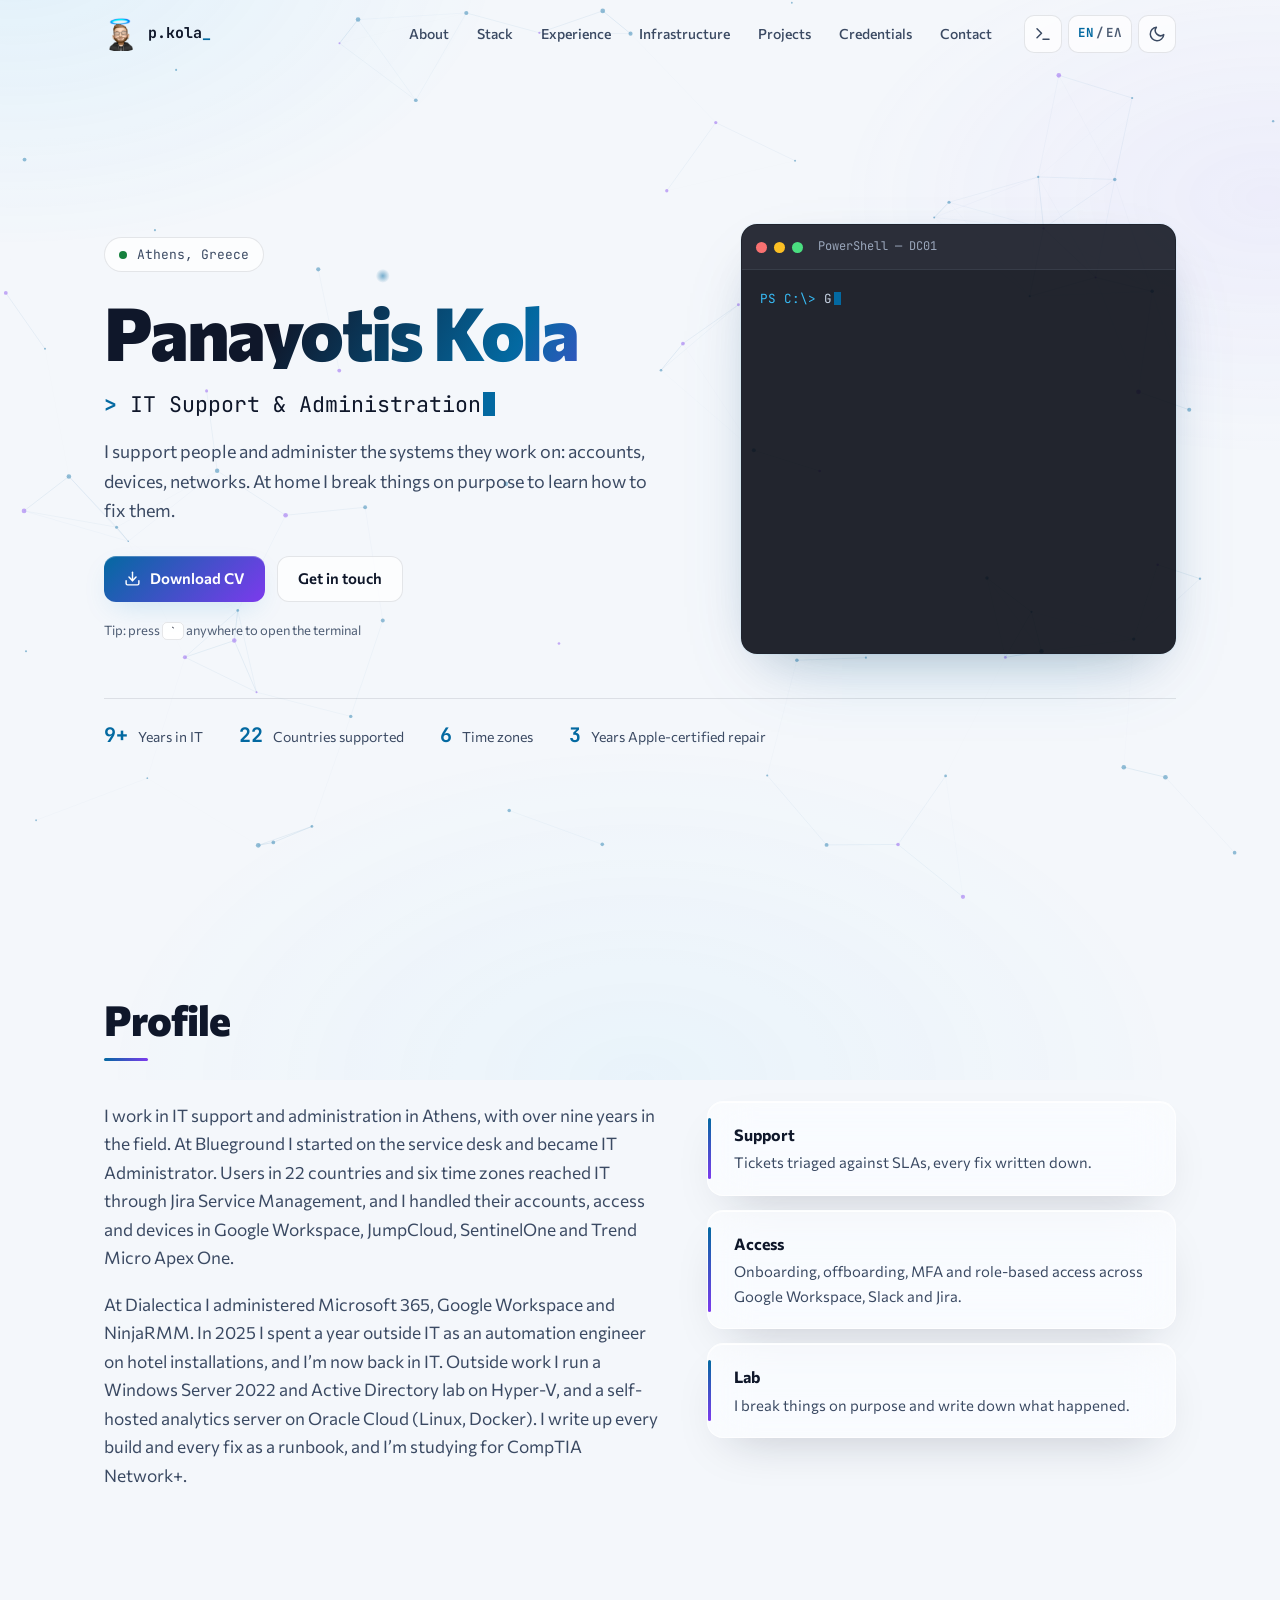
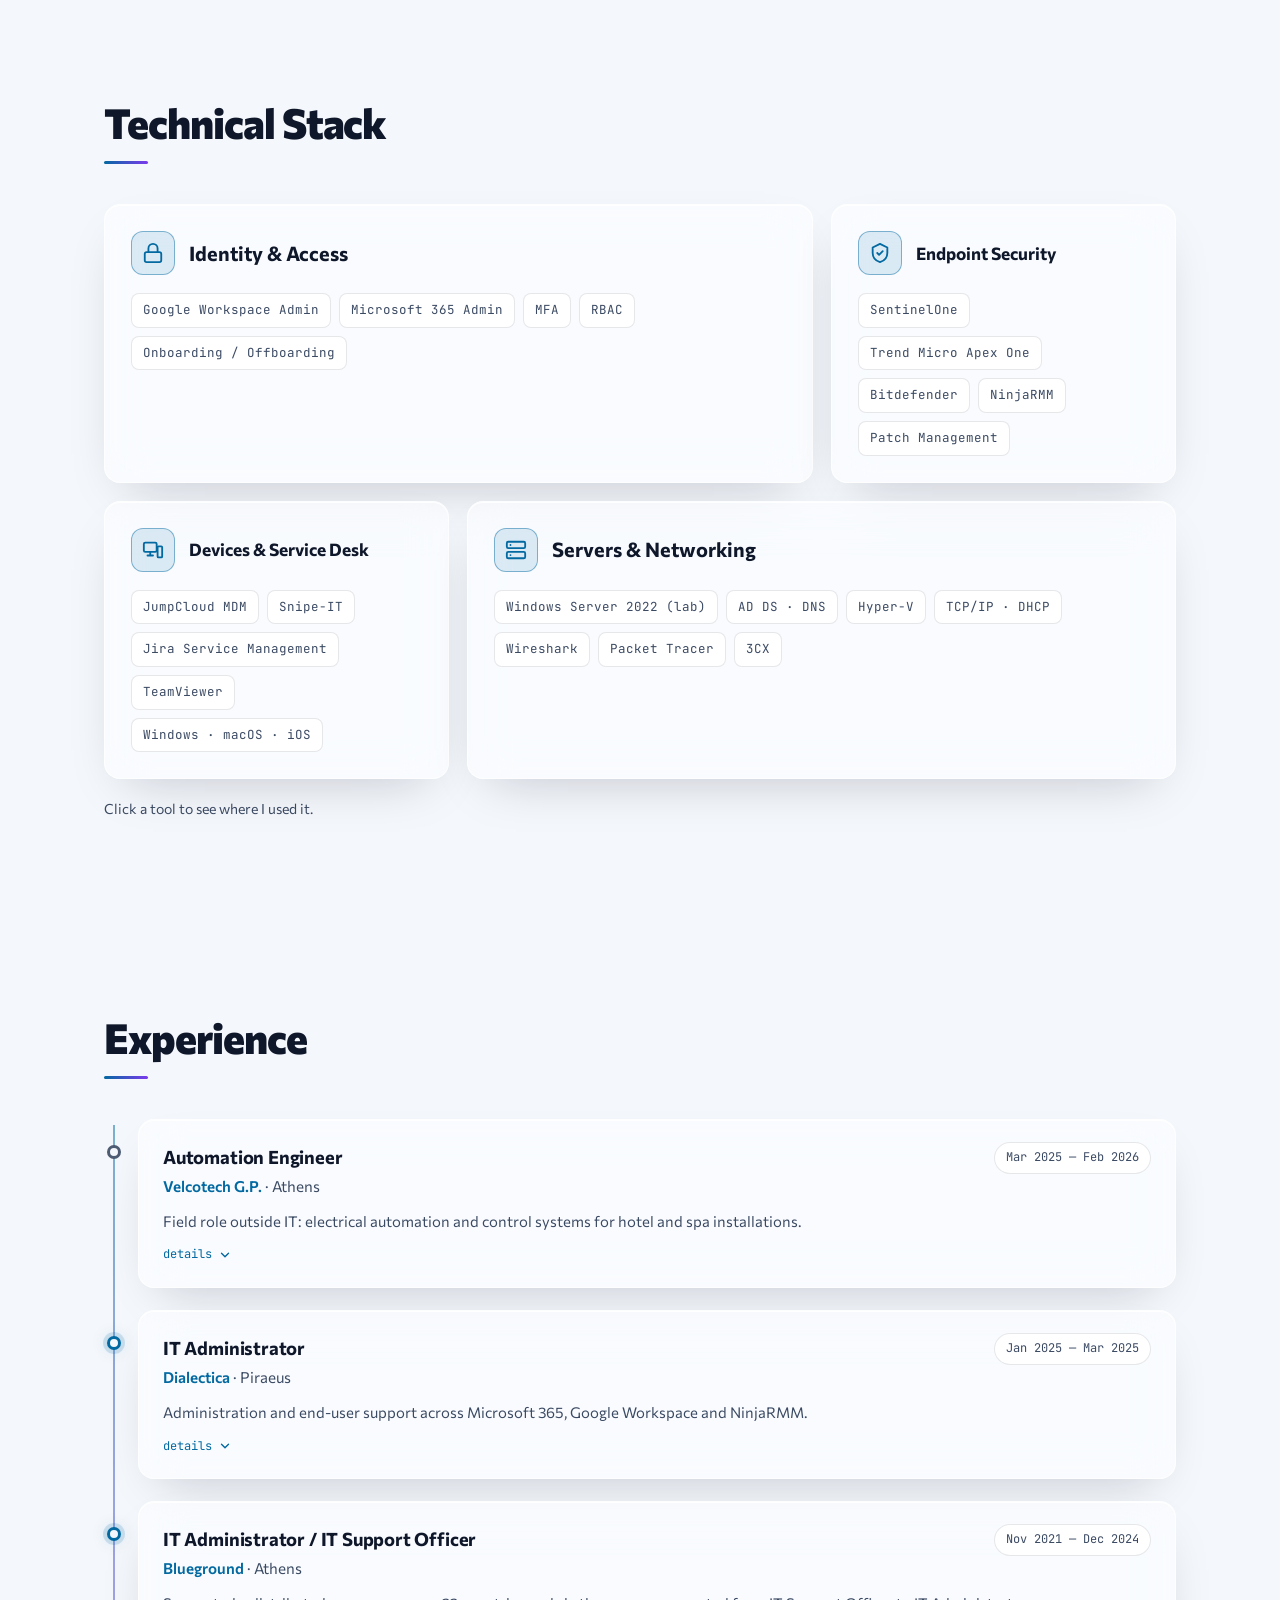
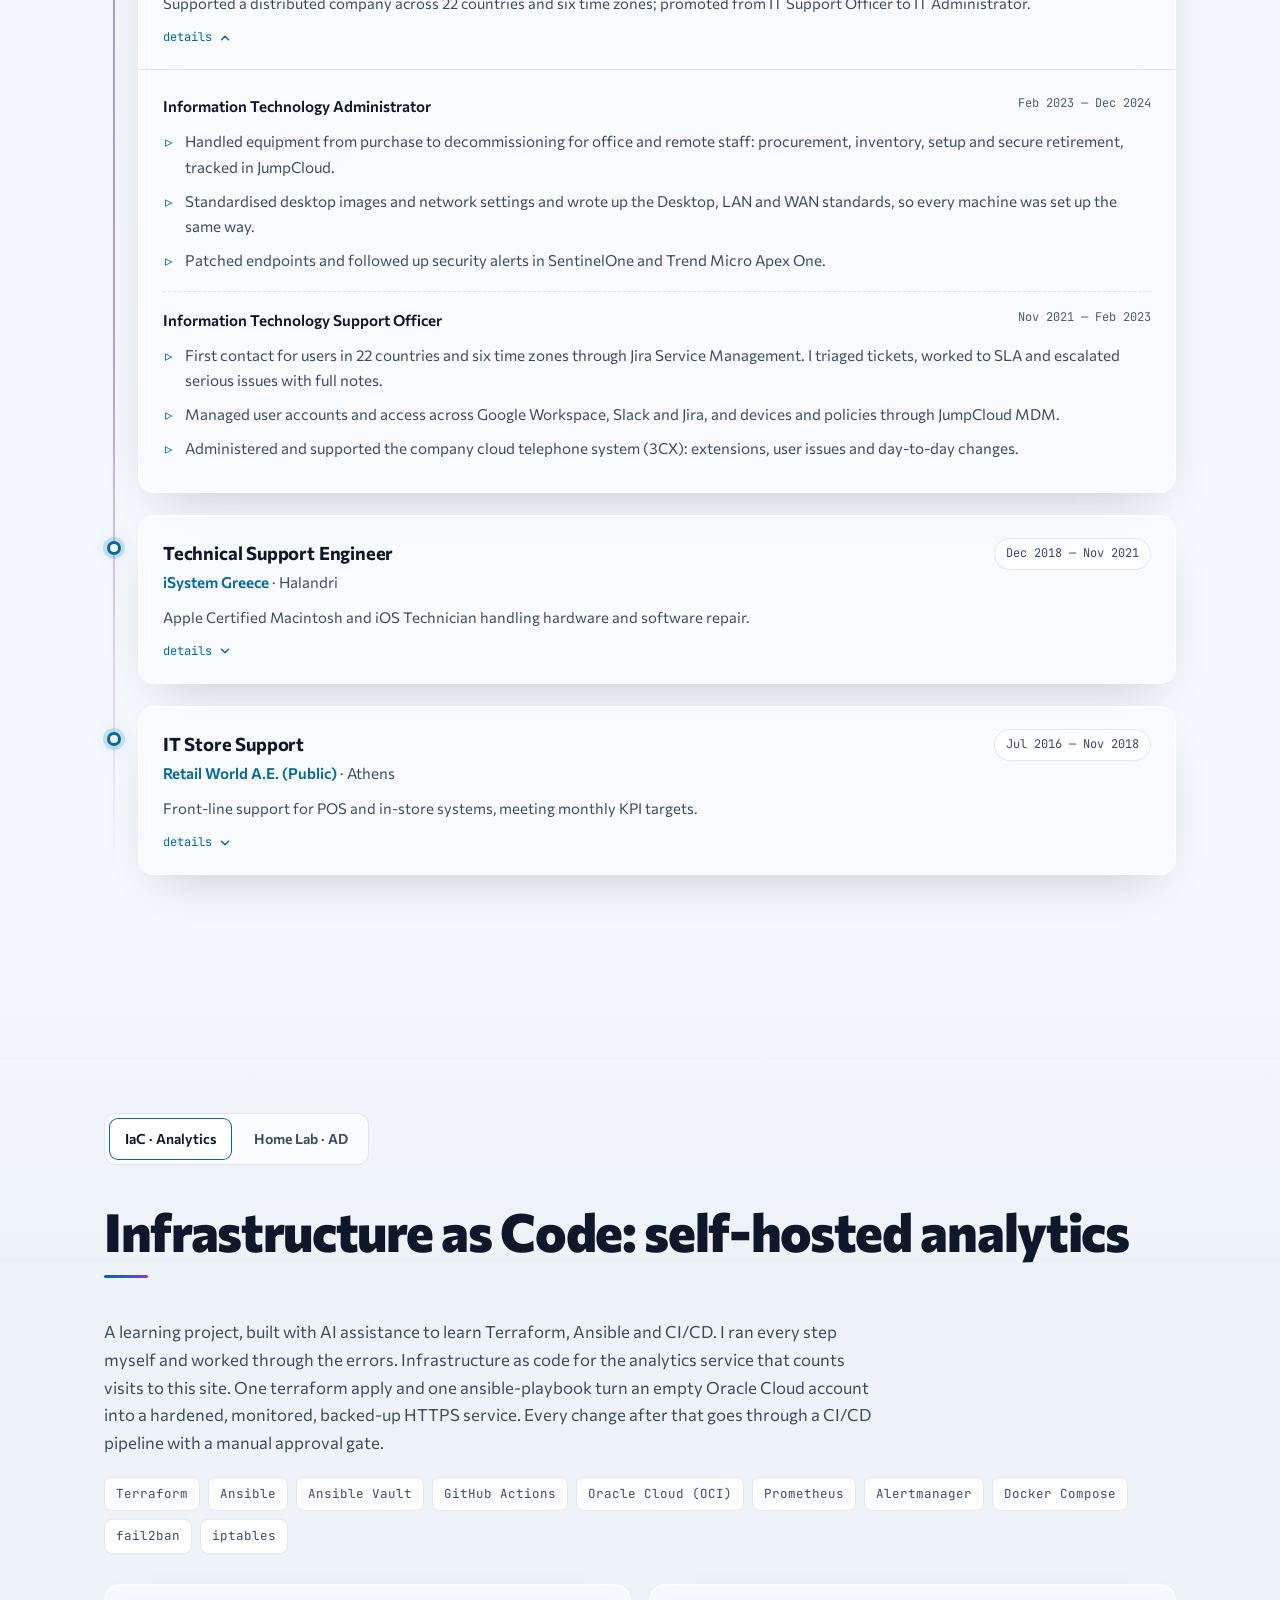
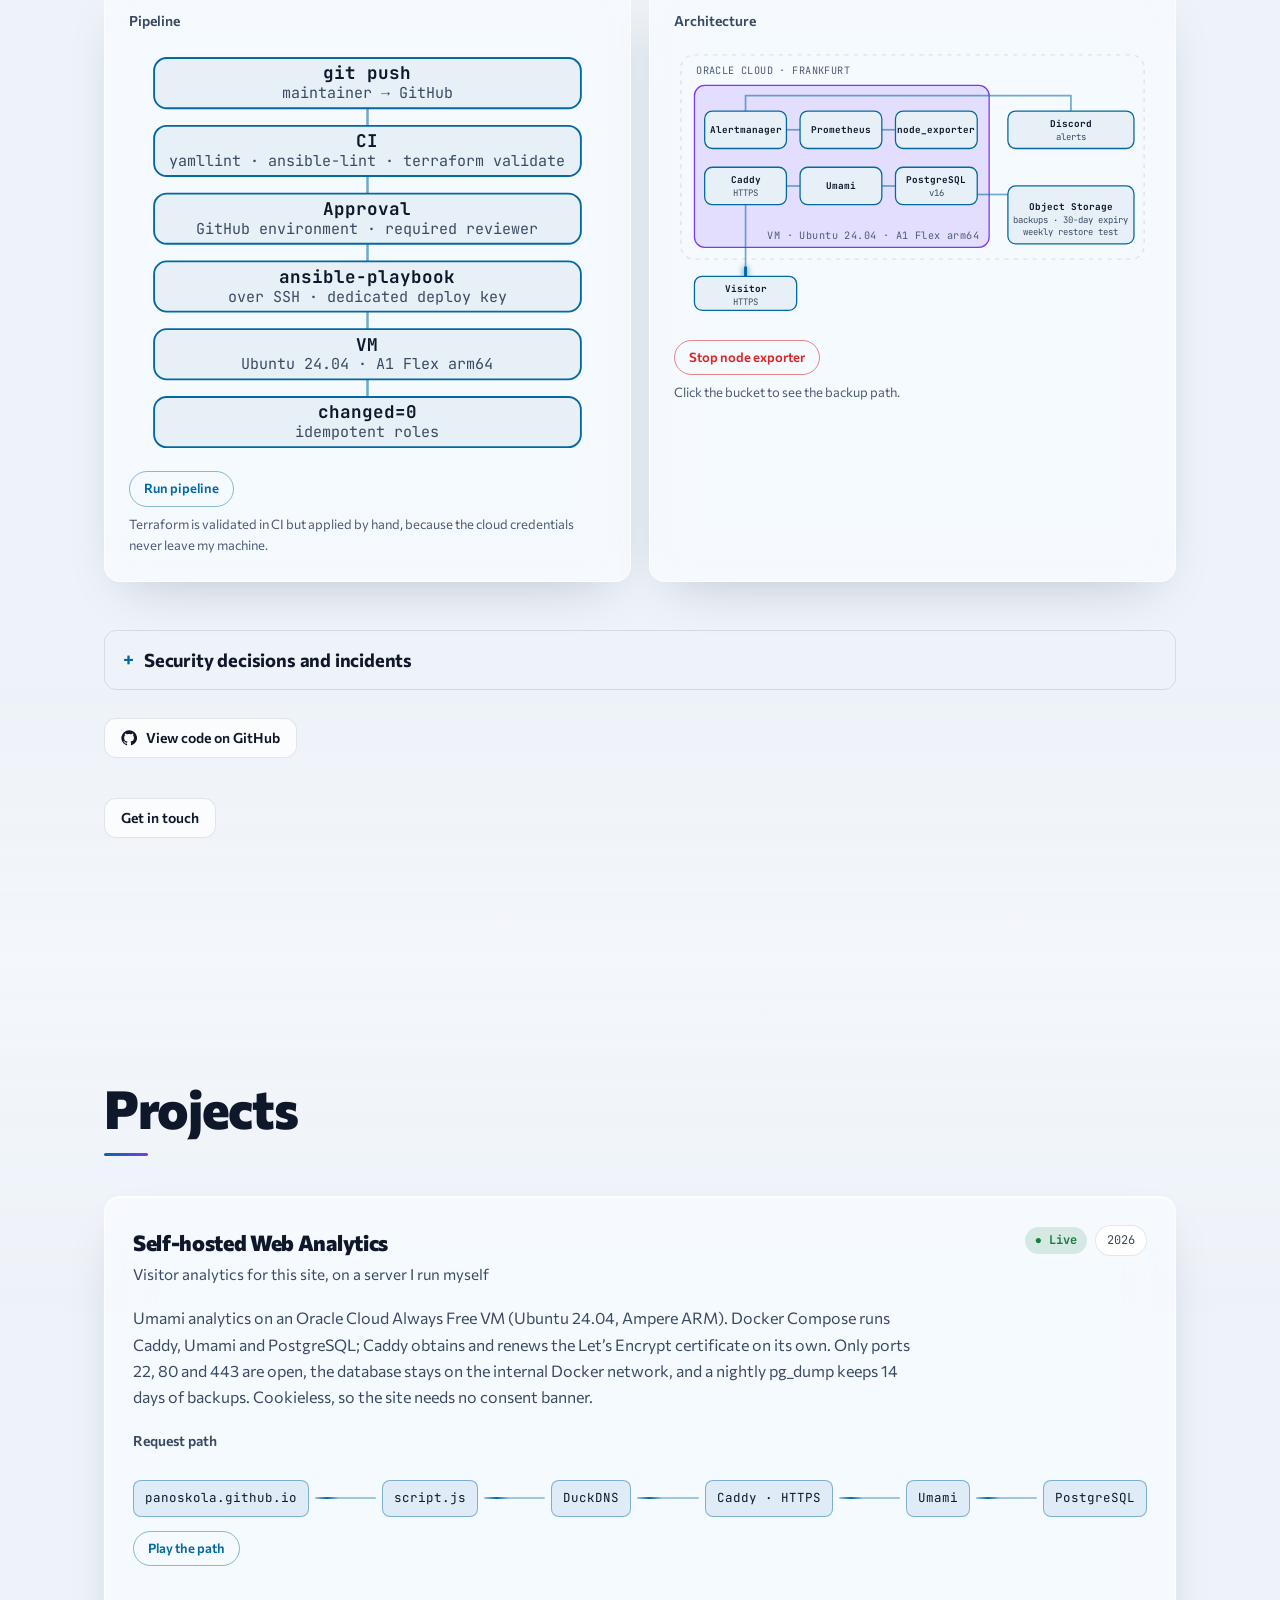
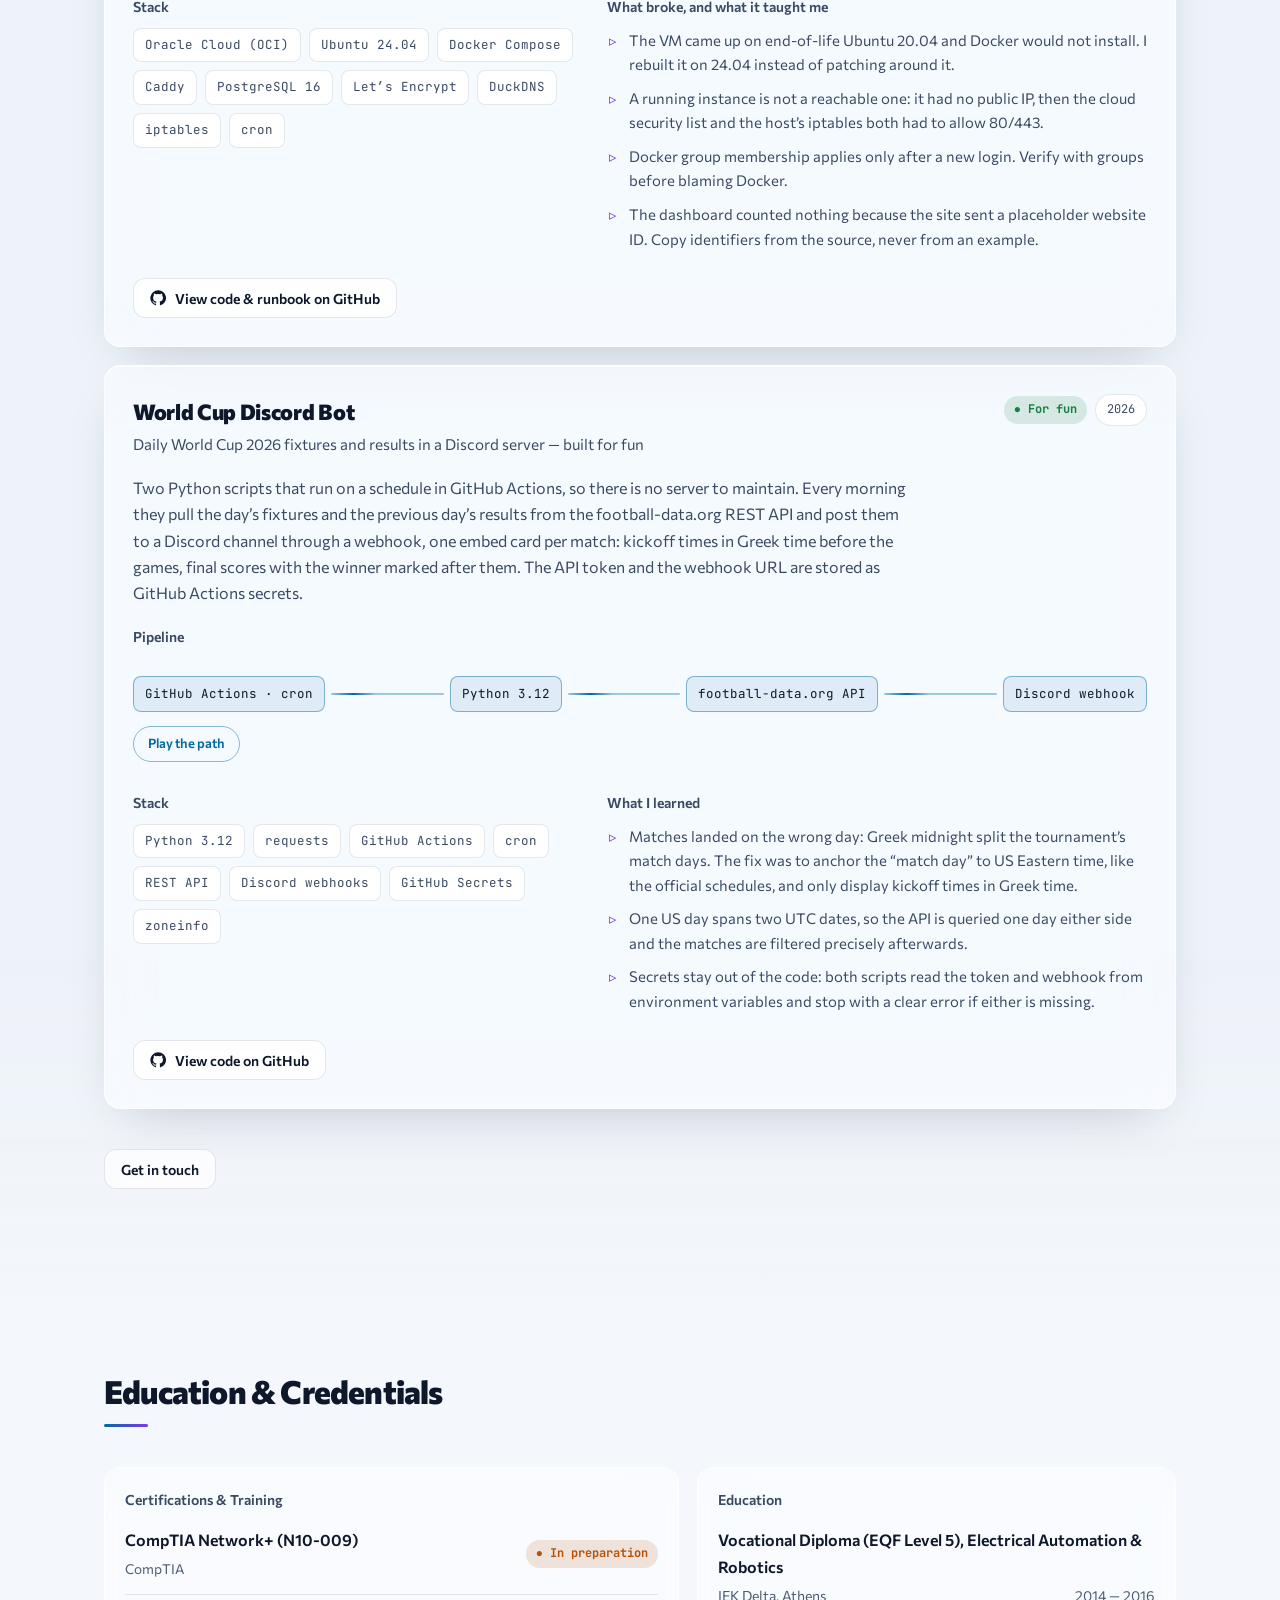
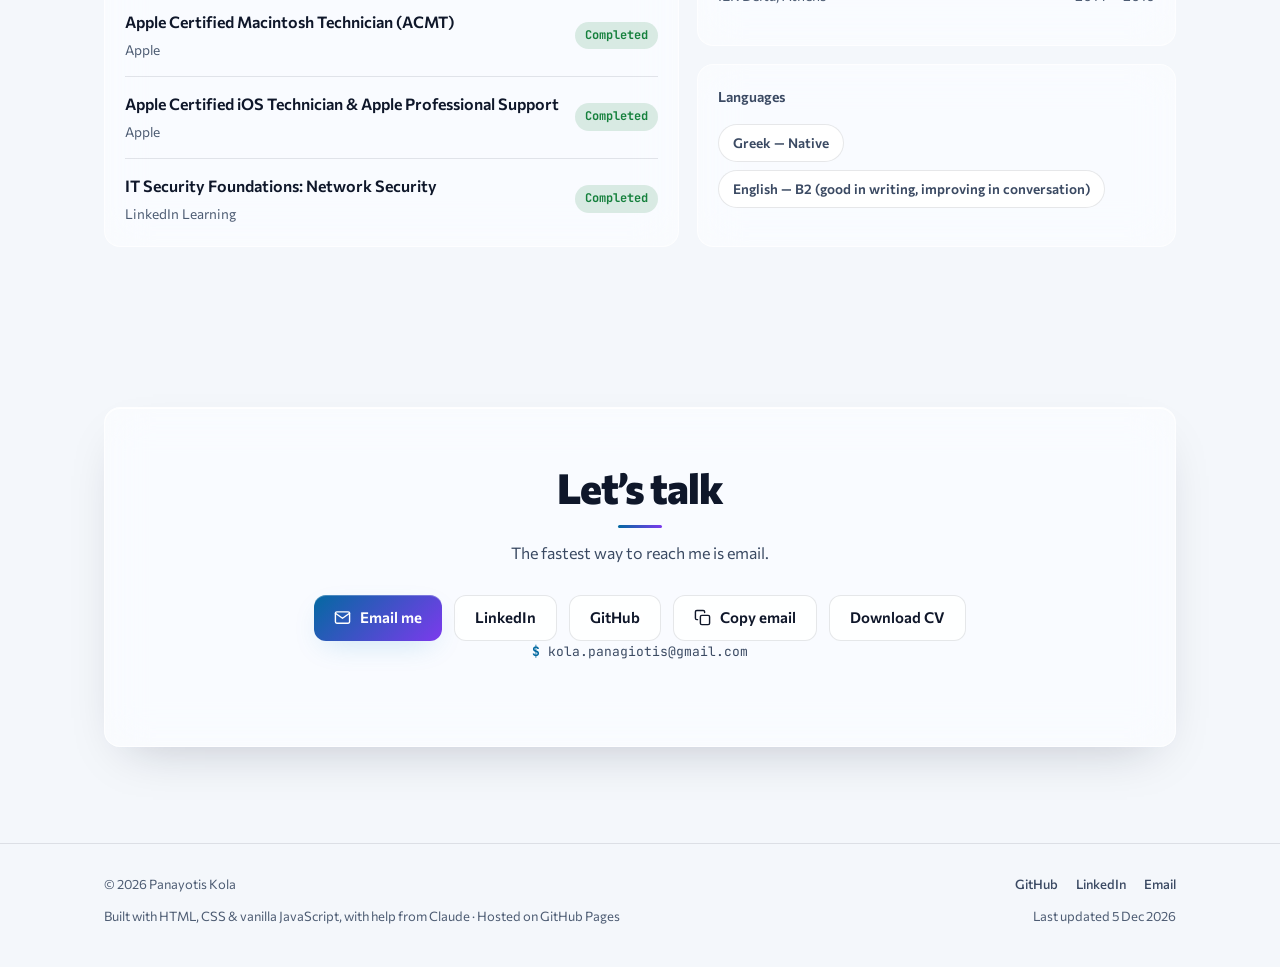
<file: index.html>
<!DOCTYPE html>
<html lang="en" data-theme="dark">
<head>
<meta charset="UTF-8">
<meta name="viewport" content="width=device-width, initial-scale=1.0">
<title>Panayotis Kola — IT Support & Administration</title>
<meta name="description" content="Panayotis Kola — IT Support & Administration in Athens, Greece. 9+ years in IT support and administration: identity and access, endpoint management and security, Windows Server and Active Directory home lab, self-hosted web analytics.">
<meta name="theme-color" content="#070b14">
<meta property="og:title" content="Panayotis Kola — IT Support & Administration">
<meta property="og:description" content="9+ years in IT support and administration · Identity & access · Endpoint management · Windows Server & AD home lab.">
<meta property="og:type" content="website">
<meta property="og:url" content="https://panoskola.github.io/">
<meta property="og:image" content="https://panoskola.github.io/assets/img/og-cover.png?v=2">
<meta property="og:image:width" content="1200">
<meta property="og:image:height" content="627">
<meta name="twitter:card" content="summary_large_image">
<link rel="canonical" href="https://panoskola.github.io/">
<script type="application/ld+json">
{
  "@context": "https://schema.org",
  "@type": "Person",
  "name": "Panayotis Kola",
  "alternateName": "Παναγιώτης Κόλα",
  "jobTitle": "IT Support & Administration",
  "url": "https://panoskola.github.io/",
  "image": "https://panoskola.github.io/assets/img/logo.png",
  "address": {
    "@type": "PostalAddress",
    "addressLocality": "Athens",
    "addressCountry": "GR"
  },
  "sameAs": [
    "https://github.com/panoskola",
    "https://www.linkedin.com/in/panayotiskola/"
  ],
  "knowsAbout": [
    "IT administration",
    "Identity and access management",
    "Endpoint management",
    "Endpoint security",
    "Windows Server",
    "Active Directory",
    "Google Workspace",
    "Microsoft 365",
    "Docker"
  ]
}
</script>
<link rel="icon" type="image/png" href="assets/img/logo-96.png">
<link rel="apple-touch-icon" href="assets/img/logo.png">
<link rel="manifest" href="manifest.webmanifest">
<script>
  /* Apply saved theme/language before paint to avoid a flash */
  (function () {
    var t = null, l = null;
    try { t = localStorage.getItem('pk-theme'); l = localStorage.getItem('pk-lang'); } catch (e) {}
    if (!t) t = (window.matchMedia && matchMedia('(prefers-color-scheme: light)').matches) ? 'light' : 'dark';
    if (!l) l = ((navigator.language || 'en').toLowerCase().indexOf('el') === 0) ? 'el' : 'en';
    document.documentElement.setAttribute('data-theme', t);
    document.documentElement.setAttribute('lang', l);
  })();
</script>
<link rel="preload" href="assets/fonts/commissioner-latin.woff2" as="font" type="font/woff2" crossorigin>
<link rel="stylesheet" href="assets/css/style.css?v=21">
  <script defer src="https://panoskola-stats.duckdns.org/script.js" data-website-id="fbe08940-e6f8-485b-ab67-b7c868853870" data-domains="panoskola.github.io"></script>
</head>
<body>
<a class="skip-link" href="#main" data-i18n="a11y.skip">Skip to content</a>

<canvas id="net-bg" aria-hidden="true"></canvas>
<div class="bg-glow" aria-hidden="true"></div>
<div class="scroll-progress" aria-hidden="true"><span></span></div>

<!-- ============ NAV ============ -->
<header class="nav" id="top">
  <div class="nav-inner">
    <a href="#hero" class="brand" aria-label="Home"><span class="brand-mark"><img src="assets/img/logo-96.png" alt="" width="34" height="34"></span><span class="brand-text">p.kola<span class="blink">_</span></span></a>
    <nav class="nav-links" id="nav-links" aria-label="Primary">
      <a href="#about" data-i18n="nav.about">About</a>
      <a href="#stack" data-i18n="nav.stack">Stack</a>
      <a href="#experience" data-i18n="nav.experience">Experience</a>
      <a href="#iac" data-i18n="nav.infra">Infrastructure</a>
      <a href="#projects" data-i18n="nav.projects">Projects</a>
      <a href="#certs" data-i18n="nav.certs">Credentials</a>
      <a href="#contact" data-i18n="nav.contact">Contact</a>
    </nav>
    <div class="nav-actions">
      <button class="icon-btn" id="term-btn" type="button" aria-label="Open terminal" title="Terminal ( ` )">
        <svg viewBox="0 0 24 24" width="18" height="18" fill="none" stroke="currentColor" stroke-width="2" stroke-linecap="round" stroke-linejoin="round"><polyline points="4 17 10 11 4 5"/><line x1="12" y1="19" x2="20" y2="19"/></svg>
      </button>
      <button class="icon-btn lang-btn" id="lang-btn" type="button" data-i18n-aria="lang.toggle" aria-label="EN/ΕΛ — switch language"><span class="lang-on">EN</span><span class="lang-sep">/</span><span class="lang-off">ΕΛ</span></button>
      <button class="icon-btn" id="theme-btn" type="button" data-i18n-aria="theme.toggle" aria-label="Toggle light / dark theme">
        <svg class="i-sun" viewBox="0 0 24 24" width="18" height="18" fill="none" stroke="currentColor" stroke-width="2" stroke-linecap="round"><circle cx="12" cy="12" r="4.5"/><path d="M12 2v2M12 20v2M4.9 4.9l1.4 1.4M17.7 17.7l1.4 1.4M2 12h2M20 12h2M4.9 19.1l1.4-1.4M17.7 6.3l1.4-1.4"/></svg>
        <svg class="i-moon" viewBox="0 0 24 24" width="18" height="18" fill="none" stroke="currentColor" stroke-width="2" stroke-linecap="round" stroke-linejoin="round"><path d="M21 12.8A9 9 0 1 1 11.2 3a7 7 0 0 0 9.8 9.8z"/></svg>
      </button>
      <button class="icon-btn menu-btn" id="menu-btn" type="button" aria-label="Menu" aria-expanded="false" aria-controls="nav-links">
        <span></span><span></span><span></span>
      </button>
    </div>
  </div>
</header>

<main id="main" tabindex="-1">
<!-- ============ HERO ============ -->
<section class="hero" id="hero">
  <div class="wrap hero-grid">
    <div class="hero-copy">
      <p class="kicker reveal"><span class="pulse-dot"></span><span data-i18n="hero.kicker">Athens, Greece</span></p>
      <h1 class="reveal glitch" data-text="Panayotis Kola">Panayotis Kola</h1>
      <p class="typed-line reveal"><span class="prompt">&gt;</span> <span id="typed"></span><span class="caret"></span></p>
      <p class="tagline reveal" data-i18n="hero.tagline">I support people and administer the systems they work on: accounts, devices, networks. At home I break things on purpose to learn how to fix them.</p>
      <div class="hero-cta reveal">
        <a class="btn btn-primary" href="assets/cv/Panayotis_Kola_CV.pdf" download>
          <svg viewBox="0 0 24 24" width="17" height="17" fill="none" stroke="currentColor" stroke-width="2" stroke-linecap="round" stroke-linejoin="round"><path d="M21 15v4a2 2 0 0 1-2 2H5a2 2 0 0 1-2-2v-4"/><polyline points="7 10 12 15 17 10"/><line x1="12" y1="15" x2="12" y2="3"/></svg>
          <span data-i18n="hero.cv">Download CV</span></a>
        <a class="btn btn-ghost" href="#contact" data-i18n="hero.contact">Get in touch</a>
        <button class="btn btn-ghost touch-only" type="button" id="term-btn-hero">
          <svg viewBox="0 0 24 24" width="17" height="17" fill="none" stroke="currentColor" stroke-width="2" stroke-linecap="round" stroke-linejoin="round" aria-hidden="true"><polyline points="4 17 10 11 4 5"/><line x1="12" y1="19" x2="20" y2="19"/></svg>
          <span data-i18n="hero.terminal">Open terminal</span></button>
      </div>
      <p class="hint reveal" data-i18n-html="hero.hint">Tip: press <kbd>`</kbd> anywhere to open the terminal</p>
    </div>

    <div class="hero-card reveal" aria-hidden="true">
      <div class="win-bar"><span></span><span></span><span></span><em>PowerShell — DC01</em></div>
      <pre class="hero-term" id="hero-term"></pre>
    </div>
  </div>

  <div class="wrap">
    <div class="stats reveal">
      <div class="stat"><span class="stat-num">9+</span><span class="stat-label" data-i18n="stat.years">Years in IT</span></div>
      <div class="stat"><span class="stat-num">22</span><span class="stat-label" data-i18n="stat.countries">Countries supported</span></div>
      <div class="stat"><span class="stat-num">6</span><span class="stat-label" data-i18n="stat.tz">Time zones</span></div>
      <div class="stat"><span class="stat-num">3</span><span class="stat-label" data-i18n="stat.apple">Years Apple-certified repair</span></div>
    </div>
  </div>
</section>

<!-- ============ ABOUT ============ -->
<section id="about" class="section">
  <div class="wrap">
    <div class="section-head"><h2 data-i18n="about.title">Profile</h2></div>
    <div class="about-grid">
      <div class="about-text">
        <p data-i18n="about.p1"></p>
        <p data-i18n="about.p2"></p>
      </div>
      <div class="about-facts">
        <div class="fact glass"><div><h3 data-i18n="about.f1t"></h3><p data-i18n="about.f1"></p></div></div>
        <div class="fact glass"><div><h3 data-i18n="about.f2t"></h3><p data-i18n="about.f2"></p></div></div>
        <div class="fact glass"><div><h3 data-i18n="about.f3t"></h3><p data-i18n="about.f3"></p></div></div>
      </div>
    </div>
  </div>
</section>

<!-- ============ STACK ============ -->
<section id="stack" class="section">
  <div class="wrap">
    <div class="section-head"><h2 data-i18n="stack.title">Technical Stack</h2></div>
    <div class="stack-grid" id="stack-grid"></div>
    <p class="tool-hint" id="tool-hint" aria-live="polite"></p>
  </div>
</section>

<!-- ============ EXPERIENCE ============ -->
<section id="experience" class="section">
  <div class="wrap">
    <div class="section-head"><h2 data-i18n="exp.title">Experience</h2></div>
    <ol class="timeline" id="timeline"></ol>
  </div>
</section>

<!-- ============ IAC ============ -->
<section id="iac" class="section feature">
  <div class="wrap">
    <div class="infra-tabs" role="tablist">
      <button type="button" role="tab" data-tab="iac" aria-selected="true" data-i18n="infra.t.iac">IaC · Analytics</button>
      <button type="button" role="tab" data-tab="lab" aria-selected="false" tabindex="-1" data-i18n="infra.t.lab">Home Lab · AD</button>
    </div>
    <div class="section-head"><h2 data-i18n="iac.title">Infrastructure as Code: self-hosted analytics</h2></div>
    <p class="lab-intro" data-i18n="iac.intro"></p>
    <div class="tags iac-tags" id="iac-tags"></div>

    <div class="iac-grid">
      <div class="topo glass reveal" id="iac-pipe">
        <h3 class="mini-head" data-i18n="iac.pipe">Pipeline</h3>
        <div id="pipe-body"></div>
      </div>
      <div class="topo glass reveal" id="iac-arch">
        <h3 class="mini-head" data-i18n="iac.arch">Architecture</h3>
        <div id="arch-body"></div>
      </div>
    </div>

    <details class="more">
      <summary><span data-i18n="iac.more">Security decisions and incidents</span></summary>
      <h3 class="sub-head" data-i18n="iac.sec">Security &amp; reliability decisions</h3>
      <div class="iac-sec" id="iac-sec"></div>

      <h3 class="sub-head" data-i18n="iac.broke">What broke, and what it taught me</h3>
      <div class="incidents" id="iac-incidents"></div>
    </details>

    <p class="iac-repo"><a class="btn btn-ghost btn-sm" href="https://github.com/panoskola/site-analytics-iac" target="_blank" rel="noopener">
      <svg viewBox="0 0 24 24" width="16" height="16" fill="currentColor" aria-hidden="true"><path d="M12 .5a11.5 11.5 0 0 0-3.64 22.41c.58.1.79-.25.79-.56v-2c-3.2.7-3.88-1.37-3.88-1.37-.53-1.33-1.29-1.69-1.29-1.69-1.05-.72.08-.7.08-.7 1.16.08 1.77 1.19 1.77 1.19 1.03 1.77 2.71 1.26 3.37.96.1-.75.4-1.26.73-1.55-2.55-.29-5.24-1.28-5.24-5.69 0-1.26.45-2.29 1.19-3.1-.12-.29-.52-1.46.11-3.05 0 0 .97-.31 3.17 1.18a11 11 0 0 1 5.77 0c2.2-1.49 3.17-1.18 3.17-1.18.63 1.59.23 2.76.11 3.05.74.81 1.19 1.84 1.19 3.1 0 4.42-2.7 5.39-5.26 5.68.41.36.78 1.06.78 2.14v3.17c0 .31.21.67.8.56A11.5 11.5 0 0 0 12 .5z"/></svg>
      <span data-i18n="iac.repo">View code on GitHub</span></a></p>
    <p class="sec-cta"><a class="btn btn-ghost btn-sm" href="#contact" data-i18n="hero.contact">Get in touch</a></p>
  </div>
</section>

<!-- ============ LAB ============ -->
<section id="lab" class="section feature" hidden>
  <div class="wrap">
    <div class="infra-tabs" role="tablist">
      <button type="button" role="tab" data-tab="iac" aria-selected="false" tabindex="-1" data-i18n="infra.t.iac">IaC · Analytics</button>
      <button type="button" role="tab" data-tab="lab" aria-selected="true" data-i18n="infra.t.lab">Home Lab · AD</button>
    </div>
    <div class="section-head"><h2 data-i18n="lab.title">Windows Server &amp; AD Home Lab</h2></div>
    <p class="lab-intro" data-i18n="lab.intro"></p>

    <div class="lab-grid">
      <div class="topo glass reveal">
        <h3 class="mini-head" data-i18n="lab.topo">Topology</h3>
        <svg class="topo-svg" viewBox="0 0 560 330" role="img" aria-label="Lab topology: Hyper-V host with internal switch LAB on 192.168.10.0/24, DC01 at .10, CLIENT01 at .50, gateway .1 intentionally absent">
          <defs>
            <linearGradient id="g-line" x1="0" x2="1"><stop offset="0" stop-color="var(--accent)"/><stop offset="1" stop-color="var(--accent-2)"/></linearGradient>
          </defs>
          <!-- host frame -->
          <rect x="8" y="8" width="544" height="314" rx="16" class="t-host"/>
          <text x="26" y="34" class="t-cap">HOST · Windows 11 + Hyper-V · 32 GB RAM</text>
          <!-- switch -->
          <rect x="170" y="62" width="220" height="46" rx="10" class="t-switch"/>
          <text x="280" y="82" class="t-name" text-anchor="middle">vSwitch “LAB” (Internal)</text>
          <text x="280" y="99" class="t-ip" text-anchor="middle">192.168.10.0/24</text>
          <!-- links -->
          <path d="M240 108 V160 H120 V210" class="t-link link-dc01"/>
          <path d="M320 108 V160 H440 V210" class="t-link"/>
          <path d="M280 108 V240" class="t-link t-dead"/>
          <path d="M240 108 V160 H120 V210" class="t-packet pk-dc01"/>
          <path d="M320 108 V160 H440 V210" class="t-packet t-packet-2"/>
          <!-- one-shot ping packets, played when a machine is clicked -->
          <path id="ping-dc01" d="M240 108 V160 H120 V210" pathLength="100" class="t-ping"/>
          <path id="ping-dc01-bad" d="M240 108 V160 H120 V198" pathLength="100" class="t-ping t-ping-bad"/>
          <path id="ping-client" d="M320 108 V160 H440 V210" pathLength="100" class="t-ping"/>
          <path id="ping-gw" d="M280 108 V236" pathLength="100" class="t-ping t-ping-bad"/>
          <!-- DC01 -->
          <g class="t-click dc01" data-cmd="ping dc01" data-ping="ping-dc01" role="button" tabindex="0" aria-label="DC01: run ping dc01 in the terminal">
            <rect x="28" y="210" width="184" height="88" rx="12" class="t-node"/>
            <text x="120" y="236" class="t-name" text-anchor="middle">DC01</text>
            <text x="120" y="255" class="t-sub" text-anchor="middle">Windows Server 2022</text>
            <text x="120" y="271" class="t-sub" text-anchor="middle">AD DS · DNS · lab.local</text>
            <text x="120" y="289" class="t-ip" id="dc-ip" text-anchor="middle">192.168.10.10</text>
            <circle cx="198" cy="222" r="5" class="t-led"/>
          </g>
          <!-- CLIENT01 -->
          <g class="t-click" data-cmd="ipconfig" data-ping="ping-client" role="button" tabindex="0" aria-label="CLIENT01: run ipconfig in the terminal">
            <rect x="348" y="210" width="184" height="88" rx="12" class="t-node"/>
            <text x="440" y="236" class="t-name" text-anchor="middle">CLIENT01</text>
            <text x="440" y="255" class="t-sub" text-anchor="middle">Windows 11 Enterprise</text>
            <text x="440" y="271" class="t-sub" text-anchor="middle">domain-joined · lab.local</text>
            <text x="440" y="289" class="t-ip" text-anchor="middle">192.168.10.50</text>
            <circle cx="518" cy="222" r="5" class="t-led"/>
          </g>
          <!-- gateway -->
          <g class="t-click" data-cmd="ping 192.168.10.1" data-ping="ping-gw" role="button" tabindex="0" aria-label="Gateway: run ping 192.168.10.1 in the terminal">
            <rect x="230" y="240" width="100" height="44" rx="10" class="t-ghost"/>
            <text x="280" y="259" class="t-sub" text-anchor="middle">GW .1</text>
            <text x="280" y="275" class="t-x" text-anchor="middle">✕ no reply</text>
          </g>
        </svg>
        <p class="topo-note"><span class="t-dash"></span><span data-i18n="lab.gw">gateway · intentionally absent</span></p>
        <p class="topo-hint" data-i18n="lab.try">Click a machine to run a command on it in the terminal.</p>
        <div class="break-bar"><button class="break-btn" id="break-btn" type="button" aria-pressed="false">Break it</button>
          <p class="break-note" id="break-note" aria-live="polite"></p></div>
      </div>

      <div class="roadmap glass reveal">
        <h3 class="mini-head" data-i18n="lab.roadmap">Build log &amp; roadmap</h3>
        <ul class="road" id="roadmap"></ul>
        <a class="btn btn-ghost btn-sm" href="https://github.com/panoskola/home-lab" target="_blank" rel="noopener">
          <svg viewBox="0 0 24 24" width="16" height="16" fill="currentColor" aria-hidden="true"><path d="M12 .5a11.5 11.5 0 0 0-3.64 22.41c.58.1.79-.25.79-.56v-2c-3.2.7-3.88-1.37-3.88-1.37-.53-1.33-1.29-1.69-1.29-1.69-1.05-.72.08-.7.08-.7 1.16.08 1.77 1.19 1.77 1.19 1.03 1.77 2.71 1.26 3.37.96.1-.75.4-1.26.73-1.55-2.55-.29-5.24-1.28-5.24-5.69 0-1.26.45-2.29 1.19-3.1-.12-.29-.52-1.46.11-3.05 0 0 .97-.31 3.17 1.18a11 11 0 0 1 5.77 0c2.2-1.49 3.17-1.18 3.17-1.18.63 1.59.23 2.76.11 3.05.74.81 1.19 1.84 1.19 3.1 0 4.42-2.7 5.39-5.26 5.68.41.36.78 1.06.78 2.14v3.17c0 .31.21.67.8.56A11.5 11.5 0 0 0 12 .5z"/></svg>
          <span data-i18n="lab.repo">View runbooks on GitHub</span></a>
      </div>
    </div>

    <details class="more">
      <summary><span data-i18n="lab.broke">What broke, and what it taught me</span></summary>
      <div class="incidents" id="incidents"></div>
    </details>
    <p class="sec-cta"><a class="btn btn-ghost btn-sm" href="#contact" data-i18n="hero.contact">Get in touch</a></p>
  </div>
</section>

<!-- ============ PROJECTS ============ -->
<section id="projects" class="section feature">
  <div class="wrap">
    <div class="section-head"><h2 data-i18n="proj.title">Projects</h2></div>
    <div id="projects-list"></div>
    <p class="sec-cta"><a class="btn btn-ghost btn-sm" href="#contact" data-i18n="hero.contact">Get in touch</a></p>
  </div>
</section>

<!-- ============ CERTS ============ -->
<section id="certs" class="section quiet">
  <div class="wrap">
    <div class="section-head"><h2 data-i18n="certs.title">Education &amp; Credentials</h2></div>
    <div class="cert-grid">
      <div class="glass card-pad reveal">
        <h3 class="mini-head" data-i18n="certs.courses">Certifications &amp; Training</h3>
        <ul class="cert-list" id="cert-list"></ul>
      </div>
      <div class="cert-side">
        <div class="glass card-pad reveal">
          <h3 class="mini-head" data-i18n="certs.edu">Education</h3>
          <div class="edu" id="edu"></div>
        </div>
        <div class="glass card-pad reveal">
          <h3 class="mini-head" data-i18n="certs.lang">Languages</h3>
          <div class="chips" id="langs"></div>
        </div>
      </div>
    </div>
  </div>
</section>

<!-- ============ CONTACT ============ -->
<section id="contact" class="section">
  <div class="wrap">
    <div class="contact glass reveal">
      <h2 data-i18n="contact.title">Let’s talk</h2>
      <p data-i18n="contact.text"></p>
      <div class="contact-links">
        <a class="btn btn-primary" href="mailto:kola.panagiotis@gmail.com">
          <svg viewBox="0 0 24 24" width="17" height="17" fill="none" stroke="currentColor" stroke-width="2" stroke-linecap="round" stroke-linejoin="round"><rect x="2" y="4" width="20" height="16" rx="2"/><path d="m22 6-10 7L2 6"/></svg>
          <span data-i18n="contact.email">Email me</span></a>
        <a class="btn btn-ghost" href="https://www.linkedin.com/in/panayotiskola/" target="_blank" rel="noopener">LinkedIn</a>
        <a class="btn btn-ghost" href="https://github.com/panoskola" target="_blank" rel="noopener">GitHub</a>
        <button class="btn btn-ghost" type="button" id="copy-mail" data-email="kola.panagiotis@gmail.com">
          <svg id="copy-ico" viewBox="0 0 24 24" width="17" height="17" fill="none" stroke="currentColor" stroke-width="2" stroke-linecap="round" stroke-linejoin="round" aria-hidden="true"><rect x="9" y="9" width="13" height="13" rx="2"/><path d="M5 15H4a2 2 0 0 1-2-2V4a2 2 0 0 1 2-2h9a2 2 0 0 1 2 2v1"/></svg>
          <span id="copy-mail-label" data-i18n="contact.copy">Copy email</span></button>
        <a class="btn btn-ghost" href="assets/cv/Panayotis_Kola_CV.pdf" download data-i18n="hero.cv">Download CV</a>
      </div>
      <p class="mail-line" aria-live="polite"><span class="prompt">$</span> kola.panagiotis@gmail.com</p>
    </div>
  </div>
</section>
</main>

<footer class="footer">
  <div class="wrap footer-inner">
    <div class="footer-main">
      <span>© <span id="year"></span> Panayotis Kola</span>
      <nav class="footer-links" aria-label="Social">
        <a href="https://github.com/panoskola" target="_blank" rel="noopener">GitHub</a>
        <a href="https://www.linkedin.com/in/panayotiskola/" target="_blank" rel="noopener">LinkedIn</a>
        <a href="mailto:kola.panagiotis@gmail.com" data-i18n="footer.email">Email</a>
      </nav>
    </div>
    <div class="footer-meta">
      <span data-i18n="footer">Built with HTML, CSS &amp; vanilla JavaScript, with help from Claude · Hosted on GitHub Pages</span>
      <span><span data-i18n="footer.updated">Last updated</span> <span id="updated"></span></span>
    </div>
  </div>
</footer>

<!-- ============ TERMINAL ============ -->
<div class="term-overlay" id="term" role="dialog" aria-modal="true" aria-labelledby="term-title" hidden>
  <div class="term-window">
    <div class="win-bar">
      <button class="dot-close" id="term-close" type="button" data-i18n-aria="term.close" aria-label="Close terminal"></button><span></span><span></span>
      <em id="term-title" data-i18n="term.title">pkola@lab: ~</em>
    </div>
    <div class="term-chips" id="term-chips" role="group" aria-label="Suggested commands">
      <button type="button" data-run="help">help</button>
      <button type="button" data-run="skills">skills</button>
      <button type="button" data-run="experience">experience</button>
      <button type="button" data-run="lab">lab</button>
      <button type="button" data-run="projects">projects</button>
      <button type="button" data-run="contact">contact</button>
    </div>
    <div class="term-body" id="term-body">
      <div id="term-out"></div>
      <form class="term-line" id="term-form" autocomplete="off">
        <label for="term-input" class="term-ps">pkola@lab:~$</label>
        <input id="term-input" type="text" spellcheck="false" autocapitalize="off" autocomplete="off">
      </form>
    </div>
  </div>
</div>

<noscript><style>.reveal{opacity:1!important;transform:none!important}</style></noscript>
<script src="assets/js/content.js?v=25"></script>
<script src="assets/js/main.js?v=23"></script>
</body>
</html>
</file>
<file: assets/css/style.css>
/* Self-hosted fonts (SIL Open Font License): Commissioner and JetBrains Mono, Latin + Greek subsets */
@font-face {
  font-family: 'Commissioner';
  font-style: normal;
  font-weight: 400 800;
  font-display: swap;
  src: url(../fonts/commissioner-greek.woff2) format('woff2');
  unicode-range: U+0370-0377, U+037A-037F, U+0384-038A, U+038C, U+038E-03A1, U+03A3-03FF;
}
@font-face {
  font-family: 'Commissioner';
  font-style: normal;
  font-weight: 400 800;
  font-display: swap;
  src: url(../fonts/commissioner-latin-ext.woff2) format('woff2');
  unicode-range: U+0100-02BA, U+02BD-02C5, U+02C7-02CC, U+02CE-02D7, U+02DD-02FF, U+0304, U+0308, U+0329, U+1D00-1DBF, U+1E00-1E9F, U+1EF2-1EFF, U+2020, U+20A0-20AB, U+20AD-20C4, U+2113, U+2C60-2C7F, U+A720-A7FF;
}
@font-face {
  font-family: 'Commissioner';
  font-style: normal;
  font-weight: 400 800;
  font-display: swap;
  src: url(../fonts/commissioner-latin.woff2) format('woff2');
  unicode-range: U+0000-00FF, U+0131, U+0152-0153, U+02BB-02BC, U+02C6, U+02DA, U+02DC, U+0304, U+0308, U+0329, U+2000-206F, U+20AC, U+2122, U+2191, U+2193, U+2212, U+2215, U+FEFF, U+FFFD;
}
@font-face {
  font-family: 'JetBrains Mono';
  font-style: normal;
  font-weight: 400 700;
  font-display: swap;
  src: url(../fonts/jetbrains-mono-greek.woff2) format('woff2');
  unicode-range: U+0370-0377, U+037A-037F, U+0384-038A, U+038C, U+038E-03A1, U+03A3-03FF;
}
@font-face {
  font-family: 'JetBrains Mono';
  font-style: normal;
  font-weight: 400 700;
  font-display: swap;
  src: url(../fonts/jetbrains-mono-latin-ext.woff2) format('woff2');
  unicode-range: U+0100-02BA, U+02BD-02C5, U+02C7-02CC, U+02CE-02D7, U+02DD-02FF, U+0304, U+0308, U+0329, U+1D00-1DBF, U+1E00-1E9F, U+1EF2-1EFF, U+2020, U+20A0-20AB, U+20AD-20C4, U+2113, U+2C60-2C7F, U+A720-A7FF;
}
@font-face {
  font-family: 'JetBrains Mono';
  font-style: normal;
  font-weight: 400 700;
  font-display: swap;
  src: url(../fonts/jetbrains-mono-latin.woff2) format('woff2');
  unicode-range: U+0000-00FF, U+0131, U+0152-0153, U+02BB-02BC, U+02C6, U+02DA, U+02DC, U+0304, U+0308, U+0329, U+2000-206F, U+20AC, U+2122, U+2191, U+2193, U+2212, U+2215, U+FEFF, U+FFFD;
}
/* ==========================================================
   Panayotis Kola — personal site
   Plain CSS · dark/light themes via [data-theme]
   ========================================================== */

:root {
  --bg: #070b14;
  --bg-2: #0b1120;
  --surface: rgba(17, 25, 43, 0.62);
  --glass: rgba(17, 25, 43, 0.42); --glass-border: rgba(148, 163, 184, 0.2); --glass-hi: rgba(255, 255, 255, 0.07);
  --surface-solid: #0f1729;
  --surface-hi: rgba(30, 41, 66, 0.7);
  --border: rgba(148, 163, 184, 0.14);
  --border-hi: rgba(56, 189, 248, 0.45);
  --text: #e6edf7;
  --text-soft: #a7b3c7;
  --text-faint: #8fa0ba;
  --accent: #38bdf8;
  --accent-2: #a78bfa;
  --ok: #4ade80;
  --warn: #fbbf24;
  --bad: #f87171;
  --glow: rgba(56, 189, 248, 0.35);
  --net-node: 56, 189, 248;
  --net-node-2: 167, 139, 250;
  --shadow: 0 20px 60px -20px rgba(0, 0, 0, 0.6);
  --radius: 16px;
  --sans: 'Commissioner', 'Inter', system-ui, -apple-system, 'Segoe UI', Roboto, sans-serif;
  --mono: 'JetBrains Mono', ui-monospace, 'Cascadia Code', Consolas, monospace;
  --nav-h: 68px;
  color-scheme: dark;
}

:root[data-theme="light"] {
  --bg: #f4f7fb;
  --bg-2: #eaf0f8;
  --surface: rgba(255, 255, 255, 0.72);
  --glass: rgba(255, 255, 255, 0.5); --glass-border: rgba(255, 255, 255, 0.7); --glass-hi: rgba(255, 255, 255, 0.9);
  --surface-solid: #ffffff;
  --surface-hi: rgba(255, 255, 255, 0.92);
  --border: rgba(15, 23, 42, 0.1);
  --border-hi: rgba(3, 105, 161, 0.45);
  --text: #0f172a;
  --text-soft: #3b4a63;
  --text-faint: #4d5c73;
  --accent: #0369a1;
  --accent-2: #7c3aed;
  --ok: #15803d;
  --warn: #b45309;
  --bad: #dc2626;
  --glow: rgba(2, 132, 199, 0.22);
  --net-node: 3, 105, 161;
  --net-node-2: 124, 58, 237;
  --shadow: 0 20px 50px -24px rgba(15, 23, 42, 0.25);
  color-scheme: light;
}

*, *::before, *::after { box-sizing: border-box; margin: 0; padding: 0; }
html { scroll-behavior: smooth; scroll-padding-top: calc(var(--nav-h) + 12px); -webkit-text-size-adjust: 100%; }
body {
  background: var(--bg);
  color: var(--text);
  font-family: var(--sans);
  line-height: 1.65;
  -webkit-font-smoothing: antialiased;
  overflow-x: hidden;
  transition: background-color .4s ease, color .4s ease;
}
a { color: var(--accent); text-decoration: none; }
a:hover { text-decoration: underline; }
button { font: inherit; color: inherit; background: none; border: 0; cursor: pointer; }
:focus-visible { outline: 2px solid var(--accent); outline-offset: 3px; border-radius: 6px; }
kbd {
  font-family: var(--mono); font-size: .8em; padding: 1px 7px; border-radius: 5px;
  border: 1px solid var(--border); background: var(--surface-hi); color: var(--text);
}
::selection { background: var(--accent); color: var(--bg); }

.wrap { max-width: 1120px; margin: 0 auto; padding: 0 24px; }

/* ---------- Background layers ---------- */
#net-bg { position: fixed; inset: 0; width: 100%; height: 100%; z-index: -2; pointer-events: none; }
.bg-glow {
  position: fixed; inset: -20%; z-index: -3; pointer-events: none;
  background:
    radial-gradient(40% 35% at 15% 10%, rgba(56, 189, 248, .14), transparent 70%),
    radial-gradient(35% 30% at 85% 30%, rgba(167, 139, 250, .12), transparent 70%),
    radial-gradient(45% 40% at 50% 100%, rgba(56, 189, 248, .08), transparent 70%);
  animation: drift 24s ease-in-out infinite alternate;
}
[data-theme="light"] .bg-glow { opacity: .7; }
@keyframes drift { to { transform: translate3d(3%, -2%, 0) scale(1.05); } }

.scroll-progress { position: fixed; top: 0; left: 0; right: 0; height: 2px; z-index: 60; }
.scroll-progress span {
  display: block; height: 100%; width: 100%; transform-origin: 0 50%; transform: scaleX(0);
  background: linear-gradient(90deg, var(--accent), var(--accent-2));
  box-shadow: 0 0 12px var(--glow);
}

/* ---------- Glass ---------- */
.glass {
  background: var(--glass);
  border: 1px solid var(--glass-border);
  border-radius: var(--radius);
  backdrop-filter: blur(22px) saturate(180%);
  -webkit-backdrop-filter: blur(22px) saturate(180%);
  box-shadow: var(--shadow), inset 0 1px 0 var(--glass-hi);
  position: relative;
}
/* cursor-follow highlight */
.glass::before {
  content: ""; position: absolute; inset: 0; border-radius: inherit; pointer-events: none;
  background: radial-gradient(420px circle at var(--mx, -500px) var(--my, -500px), var(--glow), transparent 45%);
  opacity: 0; transition: opacity .3s;
}
.glass:hover::before { opacity: .55; }
.card-pad { padding: 26px; }

/* ---------- Nav ---------- */
.nav {
  position: sticky; top: 0; z-index: 50; height: var(--nav-h);
  transition: background .3s, border-color .3s, backdrop-filter .3s;
  border-bottom: 1px solid transparent;
}
.nav.scrolled {
  background: color-mix(in srgb, var(--bg) 72%, transparent);
  backdrop-filter: blur(14px); -webkit-backdrop-filter: blur(14px);
  border-bottom-color: var(--border);
}
.nav-inner { max-width: 1120px; margin: 0 auto; padding: 0 24px; height: 100%; display: flex; align-items: center; gap: 20px; }
.brand { display: flex; align-items: center; gap: 10px; color: var(--text); font-family: var(--mono); font-weight: 700; }
.brand:hover { text-decoration: none; }
.brand-mark {
  width: 34px; height: 34px; border-radius: 10px; display: grid; place-items: center; font-size: 13px;
  color: var(--bg); background: linear-gradient(135deg, var(--accent), var(--accent-2));
  box-shadow: 0 0 18px var(--glow);
}
.brand-text { font-size: 15px; }
.blink { animation: blink 1.1s steps(1) infinite; color: var(--accent); }
@keyframes blink { 50% { opacity: 0; } }
.nav-links { display: flex; gap: 4px; margin-left: auto; }
.nav-links a {
  white-space: nowrap;
  color: var(--text-soft); font-size: 14px; font-weight: 500; padding: 8px 12px; border-radius: 8px; position: relative;
}
.nav-links a:hover { color: var(--text); text-decoration: none; background: var(--surface-hi); }
.nav-links a.active { color: var(--text); }
.nav-links a.active::after {
  content: ""; position: absolute; left: 12px; right: 12px; bottom: 3px; height: 2px; border-radius: 2px;
  background: linear-gradient(90deg, var(--accent), var(--accent-2));
}
.nav-actions { display: flex; align-items: center; gap: 6px; }
.icon-btn {
  height: 38px; min-width: 38px; padding: 0 9px; border-radius: 10px; display: inline-flex; align-items: center; justify-content: center; gap: 2px;
  color: var(--text-soft); border: 1px solid var(--border); background: var(--surface);
  transition: color .2s, border-color .2s, transform .2s;
}
.icon-btn:hover { color: var(--text); border-color: var(--border-hi); transform: translateY(-1px); }
.lang-btn { font-family: var(--mono); font-size: 12.5px; font-weight: 700; }
.lang-btn .lang-off, .lang-btn .lang-sep { color: var(--text-faint); }
.lang-btn .lang-on { color: var(--accent); }
html[lang="el"] .lang-btn .lang-on { color: var(--text-faint); }
html[lang="el"] .lang-btn .lang-off { color: var(--accent); }
.i-moon { display: none; }
[data-theme="light"] .i-sun { display: none; }
[data-theme="light"] .i-moon { display: block; }
.menu-btn { display: none; flex-direction: column; gap: 4px; }
.menu-btn span { display: block; width: 16px; height: 2px; background: currentColor; border-radius: 2px; transition: transform .25s, opacity .25s; }
.menu-btn[aria-expanded="true"] span:nth-child(1) { transform: translateY(6px) rotate(45deg); }
.menu-btn[aria-expanded="true"] span:nth-child(2) { opacity: 0; }
.menu-btn[aria-expanded="true"] span:nth-child(3) { transform: translateY(-6px) rotate(-45deg); }

/* ---------- Buttons ---------- */
.btn {
  display: inline-flex; align-items: center; gap: 9px; height: 46px; padding: 0 20px; border-radius: 12px;
  font-weight: 600; font-size: 15px; white-space: nowrap; transition: transform .2s, box-shadow .2s, border-color .2s, background .2s;
}
.btn:hover { text-decoration: none; transform: translateY(-2px); }
.btn-primary {
  color: #04121f; background: linear-gradient(135deg, var(--accent), var(--accent-2));
  box-shadow: 0 10px 30px -10px var(--glow), inset 0 1px 0 rgba(255,255,255,.25);
}
[data-theme="light"] .btn-primary { color: #fff; }
.btn-primary:hover { box-shadow: 0 14px 36px -8px var(--glow); }
.btn-ghost { color: var(--text); border: 1px solid var(--border); background: var(--surface); backdrop-filter: blur(8px); }
.btn-ghost:hover { border-color: var(--border-hi); }
.btn-sm { height: 40px; font-size: 14px; padding: 0 16px; }

/* ---------- Hero ---------- */
.hero { min-height: calc(100vh - var(--nav-h)); display: flex; flex-direction: column; justify-content: center; padding: 48px 0 40px; position: relative; }
.hero > .wrap { width: 100%; }
.hero-grid { display: grid; grid-template-columns: 1.15fr .85fr; gap: 48px; align-items: center; }
.kicker {
  display: inline-flex; align-items: center; gap: 10px; font-family: var(--mono); font-size: 13px; color: var(--text-soft);
  padding: 6px 14px; border: 1px solid var(--border); border-radius: 999px; background: var(--surface); margin-bottom: 22px;
}
.pulse-dot { width: 8px; height: 8px; border-radius: 50%; background: var(--ok); box-shadow: 0 0 0 0 rgba(74, 222, 128, .6); animation: pulse 2s infinite; }
@keyframes pulse { 70% { box-shadow: 0 0 0 10px rgba(74, 222, 128, 0); } 100% { box-shadow: 0 0 0 0 rgba(74, 222, 128, 0); } }
h1 {
  font-size: clamp(2.6rem, 6.4vw, 4.6rem); line-height: 1.02; letter-spacing: -0.035em; font-weight: 800;
  background: linear-gradient(120deg, var(--text) 30%, var(--accent) 70%, var(--accent-2));
  -webkit-background-clip: text; background-clip: text; color: transparent;
  position: relative;
}
.glitch::before, .glitch::after {
  content: attr(data-text); position: absolute; inset: 0; pointer-events: none; opacity: 0;
  background: inherit; -webkit-background-clip: text; background-clip: text;
}
.glitch.glitching::before { opacity: .8; transform: translate(2px, -1px); clip-path: inset(10% 0 55% 0); filter: hue-rotate(40deg); }
.glitch.glitching::after { opacity: .8; transform: translate(-2px, 1px); clip-path: inset(60% 0 8% 0); filter: hue-rotate(-40deg); }
.typed-line { font-family: var(--mono); font-size: clamp(1.05rem, 2.2vw, 1.35rem); color: var(--text); margin: 18px 0 14px; min-height: 1.6em; }
.prompt { color: var(--accent); font-weight: 700; }
.caret { display: inline-block; width: .55em; height: 1.1em; vertical-align: -0.18em; margin-left: 2px; background: var(--accent); animation: blink 1s steps(1) infinite; }
.tagline { font-size: 1.12rem; color: var(--text-soft); max-width: 560px; }
.hero-cta { display: flex; flex-wrap: wrap; gap: 12px; margin-top: 30px; }
.hint { margin-top: 18px; font-size: 13px; color: var(--text-faint); }

.hero-card {
  border-radius: var(--radius); overflow: hidden; border: 1px solid var(--border);
  background: color-mix(in srgb, #050912 88%, transparent);
  box-shadow: var(--shadow), 0 0 0 1px rgba(56,189,248,.06), 0 30px 80px -30px var(--glow);
  transform: perspective(1100px) rotateY(-7deg) rotateX(3deg);
  transition: transform .5s ease;
}
.hero-card:hover { transform: perspective(1100px) rotateY(0) rotateX(0); }
.win-bar { display: flex; align-items: center; gap: 7px; padding: 12px 14px; background: rgba(148,163,184,.08); border-bottom: 1px solid rgba(148,163,184,.12); }
.win-bar > span, .win-bar > .dot-close { width: 11px; height: 11px; border-radius: 50%; background: #f87171; }
.win-bar > span:nth-of-type(1) { background: #fbbf24; }
.win-bar > span:nth-of-type(2) { background: #4ade80; }
.hero-card .win-bar > span:nth-child(1) { background: #f87171; }
.hero-card .win-bar > span:nth-child(2) { background: #fbbf24; }
.hero-card .win-bar > span:nth-child(3) { background: #4ade80; }
.win-bar em { font-style: normal; font-family: var(--mono); font-size: 12px; color: #9aa6bb; margin-left: 8px; }
.hero-term {
  font-family: var(--mono); font-size: 12.6px; line-height: 1.7; color: #c9d4e5; padding: 18px 18px 22px;
  min-height: 300px; white-space: pre-wrap; word-break: break-word;
}
.hero-term { display: grid; align-content: start; }
.hero-term > * { grid-area: 1 / 1; }
.ht-ghost { visibility: hidden; }
.hero-term .c-ps { color: #38bdf8; }
.hero-term .c-ok { color: #4ade80; }
.hero-term .c-dim { color: #8a97ad; }
.hero-term .c-warn { color: #fbbf24; }

.stats {
  margin-top: 44px; display: flex; flex-wrap: wrap; gap: 8px 36px; padding-top: 20px; border-top: 1px solid var(--border);
}
.stat { display: flex; align-items: baseline; gap: 10px; }
.stat-num { font-family: var(--mono); font-size: 1.25rem; font-weight: 700; color: var(--accent); }
.stat-label { font-size: 14px; color: var(--text-soft); }


/* ---------- Sections ---------- */
.section { padding: 96px 0; position: relative; }
.section-head { margin-bottom: 40px; }
h2 { font-size: clamp(1.9rem, 3.6vw, 2.6rem); letter-spacing: -0.025em; line-height: 1.15; font-weight: 800; }
h2::after { content: ""; display: block; width: 44px; height: 3px; margin-top: 14px; border-radius: 3px; background: linear-gradient(90deg, var(--accent), var(--accent-2)); }
.contact h2::after { margin-left: auto; margin-right: auto; }
html[lang="el"] h1, html[lang="el"] h2 { letter-spacing: -0.012em; }
.mini-head { font-size: 14px; color: var(--text-soft); font-weight: 600; margin-bottom: 16px; }

/* Feature sections (lab, projects) carry more weight; credentials stay quiet */
.section.feature { padding: 120px 0; }
.section.feature h2 { font-size: clamp(2.2rem, 4.6vw, 3.3rem); }
.section.feature::before {
  content: ""; position: absolute; inset: 0; z-index: -1; pointer-events: none;
  background: linear-gradient(180deg, transparent, color-mix(in srgb, var(--bg-2) 70%, transparent) 18%, color-mix(in srgb, var(--bg-2) 70%, transparent) 82%, transparent);
}
.section.quiet { padding: 64px 0; }
.section.quiet h2 { font-size: clamp(1.5rem, 2.8vw, 2rem); }
.section.quiet .card-pad { padding: 20px; box-shadow: none; }
.sub-head { font-size: 1.35rem; font-weight: 700; letter-spacing: -0.01em; margin: 56px 0 22px; }
.section[hidden] { display: none; }
.infra-tabs { display: flex; gap: 6px; margin-bottom: 36px; padding: 4px; width: fit-content; max-width: 100%; border: 1px solid var(--border); border-radius: 12px; background: var(--surface); }
.infra-tabs button { font: inherit; font-size: 14px; font-weight: 600; color: var(--text-soft); background: none; border: 0; border-radius: 9px; padding: 9px 16px; cursor: pointer; }
.infra-tabs button:hover { color: var(--text); }
.infra-tabs button[aria-selected="true"] { color: var(--text); background: var(--surface-hi); box-shadow: inset 0 0 0 1px var(--accent); }
.infra-tabs button:focus-visible { outline: 2px solid var(--accent); outline-offset: 2px; }
.sec-cta { margin-top: 40px; }
@media print { .infra-tabs, .sec-cta { display: none; } }
.more { margin-top: 48px; }
.more > summary { display: flex; align-items: center; gap: 10px; cursor: pointer; list-style: none; font-size: 1.15rem; font-weight: 700; letter-spacing: -0.01em; padding: 14px 18px; border: 1px solid var(--border); border-radius: 12px; }
.more > summary::-webkit-details-marker { display: none; }
.more > summary::before { content: "+"; font-family: var(--mono); color: var(--accent); width: 1ch; }
.more[open] > summary::before { content: "−"; }
.more > summary:hover { border-color: var(--accent); }
.more > summary:focus-visible { outline: 2px solid var(--accent); outline-offset: 3px; }
.more[open] > summary { margin-bottom: 22px; }
.more > .sub-head:first-of-type { margin-top: 0; }

/* ---------- About ---------- */
.about-grid { display: grid; grid-template-columns: 1.2fr 1fr; gap: 40px; align-items: start; }
.about-text p { font-size: 1.08rem; color: var(--text-soft); margin-bottom: 18px; }
.about-facts { display: grid; gap: 14px; }
.fact { padding: 20px 22px 20px 26px; overflow: hidden; }
.fact::after { content: ""; position: absolute; left: 0; top: 16px; bottom: 16px; width: 3px; border-radius: 3px; background: linear-gradient(var(--accent), var(--accent-2)); }
.fact h3 { font-size: 1rem; margin-bottom: 2px; }
.fact p { font-size: .93rem; color: var(--text-soft); }

/* ---------- Stack ---------- */
.stack-grid { display: grid; grid-template-columns: repeat(6, 1fr); gap: 18px; }
.stack-card { grid-column: span 3; }
.stack-card:nth-child(1) { grid-column: span 4; }
.stack-card:nth-child(2) { grid-column: span 2; }
.stack-card:nth-child(3) { grid-column: span 2; }
.stack-card:nth-child(4) { grid-column: span 4; }
.stack-card:nth-child(1) h3, .stack-card:nth-child(4) h3 { font-size: 1.25rem; }
.stack-card { padding: 26px; transition: transform .35s ease, border-color .3s; transform-style: preserve-3d; }
.stack-card:hover { border-color: var(--border-hi); }
.stack-top { display: flex; align-items: center; gap: 14px; margin-bottom: 18px; }
.stack-ico {
  width: 44px; height: 44px; border-radius: 12px; display: grid; place-items: center; color: var(--accent);
  background: color-mix(in srgb, var(--accent) 12%, transparent); border: 1px solid var(--border-hi);
}
.stack-card h3 { font-size: 1.08rem; }
.tags { display: flex; flex-wrap: wrap; gap: 8px; }
.tag {
  font-family: var(--mono); font-size: 12.5px; padding: 6px 11px; border-radius: 8px;
  color: var(--text-soft); background: var(--surface-hi); border: 1px solid var(--border);
  transition: color .2s, border-color .2s, transform .2s;
}
.tag:hover { color: var(--accent); border-color: var(--border-hi); transform: translateY(-1px); }

/* ---------- Timeline ---------- */
.timeline { list-style: none; position: relative; padding-left: 34px; }
.timeline::before {
  content: ""; position: absolute; left: 9px; top: 6px; bottom: 6px; width: 2px;
  background: linear-gradient(var(--accent), var(--accent-2) 60%, transparent);
  opacity: .5;
}
.t-item { position: relative; margin-bottom: 22px; }
.t-item::before {
  content: ""; position: absolute; left: -31px; top: 26px; width: 14px; height: 14px; border-radius: 50%;
  background: var(--bg); border: 3px solid var(--accent); box-shadow: 0 0 0 4px color-mix(in srgb, var(--accent) 15%, transparent), 0 0 16px var(--glow);
}
.t-item.muted::before { border-color: var(--text-faint); box-shadow: none; }
.t-card { padding: 0; overflow: hidden; }
.t-head {
  width: 100%; text-align: left; padding: 22px 24px; display: grid; grid-template-columns: 1fr auto; gap: 6px 16px; align-items: start;
}
.t-title { font-size: 1.15rem; font-weight: 700; letter-spacing: -0.01em; }
.t-org { color: var(--text-soft); font-size: .95rem; }
.t-org b { color: var(--accent); font-weight: 600; }
.t-period { font-family: var(--mono); font-size: 12px; color: var(--text-soft); padding: 5px 11px; border-radius: 999px; border: 1px solid var(--border); background: var(--surface-hi); white-space: nowrap; }
.t-scope { grid-column: 1 / -1; color: var(--text-soft); font-size: .93rem; margin-top: 4px; }
.t-toggle { display: inline-flex; align-items: center; gap: 6px; grid-column: 1 / -1; font-family: var(--mono); font-size: 12px; color: var(--accent); margin-top: 6px; }
.t-toggle svg { transition: transform .3s; }
.t-item.open .t-toggle svg { transform: rotate(180deg); }
.t-body { display: grid; grid-template-rows: 0fr; transition: grid-template-rows .45s ease; }
.t-item.open .t-body { grid-template-rows: 1fr; }
.t-body > div { overflow: hidden; }
.t-inner { padding: 0 24px 22px; border-top: 1px solid var(--border); padding-top: 18px; }
.t-role { display: flex; justify-content: space-between; gap: 12px; flex-wrap: wrap; font-weight: 600; font-size: .95rem; margin: 6px 0 10px; }
.t-role span:last-child { font-family: var(--mono); font-size: 12px; color: var(--text-faint); font-weight: 400; }
.t-inner ul + .t-role { margin-top: 18px; padding-top: 16px; border-top: 1px dashed var(--border); }
.t-inner ul { list-style: none; }
.t-inner li { position: relative; padding-left: 22px; margin-bottom: 9px; color: var(--text-soft); font-size: .95rem; }
.t-inner li::before { content: "▹"; position: absolute; left: 2px; top: 0; color: var(--accent); font-weight: 700; }

/* ---------- Lab ---------- */
.lab-intro { color: var(--text-soft); font-size: 1.05rem; max-width: 780px; margin-bottom: 30px; }
.lab-grid { display: grid; grid-template-columns: 1.35fr 1fr; gap: 18px; align-items: stretch; }
.topo { padding: 24px; display: flex; flex-direction: column; }
.topo .topo-svg { margin: auto 0; }
.topo-svg { width: 100%; height: auto; display: block; }
.topo-svg text { font-family: var(--mono); }
.t-host { fill: none; stroke: var(--border); stroke-width: 1.5; stroke-dasharray: 5 6; }
.t-cap { fill: var(--text-faint); font-size: 12px; letter-spacing: .04em; }
.t-switch { fill: color-mix(in srgb, var(--accent-2) 14%, transparent); stroke: var(--accent-2); stroke-width: 1.5; }
.t-node { fill: color-mix(in srgb, var(--accent) 10%, var(--surface-solid)); stroke: var(--accent); stroke-width: 1.5; }
.t-ghost { fill: none; stroke: var(--bad); stroke-width: 1.3; stroke-dasharray: 4 4; opacity: .85; }
.t-name { fill: var(--text); font-size: 14px; font-weight: 700; }
.t-sub { fill: var(--text-soft); font-size: 12px; }
.t-ip { fill: var(--accent); font-size: 11.5px; font-weight: 700; }
.t-x { fill: var(--bad); font-size: 12px; font-weight: 700; }
.t-link { fill: none; stroke: url(#g-line); stroke-width: 2; opacity: .55; }
.t-dead { stroke: var(--bad); stroke-dasharray: 4 5; opacity: .6; }
.t-packet { fill: none; stroke: var(--accent); stroke-width: 3.5; stroke-linecap: round; stroke-dasharray: 10 400; animation: packet 3.2s linear infinite; filter: drop-shadow(0 0 4px var(--accent)); }
.t-packet-2 { stroke: var(--accent-2); animation-delay: 1.6s; filter: drop-shadow(0 0 4px var(--accent-2)); }
@keyframes packet { from { stroke-dashoffset: 10; } to { stroke-dashoffset: -400; } }
.t-led { fill: var(--ok); animation: led 2.4s ease-in-out infinite; }
@keyframes led { 50% { opacity: .35; } }
.topo-note { display: flex; align-items: center; gap: 10px; font-family: var(--mono); font-size: 12px; color: var(--text-faint); margin-top: 12px; }
.t-dash { width: 26px; border-top: 2px dashed var(--bad); }

.roadmap { padding: 24px; display: flex; flex-direction: column; }
.road { list-style: none; margin-bottom: 20px; flex: 1; }
.road li { display: grid; grid-template-columns: 22px 1fr; gap: 10px; padding: 8px 0; font-size: .92rem; color: var(--text-soft); border-bottom: 1px dashed var(--border); }
.road li:last-child { border-bottom: 0; }
.road .st { width: 18px; height: 18px; border-radius: 6px; display: grid; place-items: center; font-size: 12px; font-weight: 700; margin-top: 2px; }
.road .st.done { background: color-mix(in srgb, var(--ok) 18%, transparent); color: var(--ok); }
.road .st.next { border: 1.5px dashed var(--text-faint); }
.road li.is-done { color: var(--text); }
.roadmap .btn { align-self: flex-start; }

.incidents { display: grid; grid-template-columns: repeat(auto-fit, minmax(300px, 1fr)); gap: 16px; }
.incident { padding: 22px; display: flex; flex-direction: column; gap: 10px; transition: transform .3s, border-color .3s; }
.incident:hover { transform: translateY(-4px); border-color: var(--border-hi); }
.inc-cmd { font-family: var(--mono); font-size: 12.5px; color: var(--ok); background: color-mix(in srgb, #050912 80%, transparent); border: 1px solid var(--border); border-radius: 8px; padding: 7px 10px; }
[data-theme="light"] .inc-cmd { color: #4ade80; background: #0b1120; }
.inc-cmd::before { content: "PS> "; color: #38bdf8; }
.incident h4 { font-size: 1.02rem; }
.incident p { font-size: .92rem; color: var(--text-soft); }
.inc-lesson { margin-top: auto; padding-top: 10px; border-top: 1px dashed var(--border); font-size: .9rem; color: var(--text); }
.inc-lesson b { font-size: .9rem; color: var(--accent-2); margin-right: 6px; }
.inc-lesson b::after { content: ":"; }

/* ---------- IaC ---------- */
.iac-tags { margin: -10px 0 30px; }
.iac-grid { display: grid; grid-template-columns: 1fr 1fr; gap: 18px; align-items: stretch; }
#iac-incidents .inc-cmd::before { content: "$ "; }
.iac-sec { display: grid; grid-template-columns: repeat(auto-fit, minmax(240px, 1fr)); gap: 14px; align-items: start; }
.sec-card { text-align: left; padding: 18px 20px; display: flex; flex-direction: column; gap: 8px; cursor: pointer; font: inherit; color: inherit; transition: border-color .3s; }
.sec-card:hover, .sec-card:focus-visible { border-color: var(--border-hi); }
.sec-title { font-weight: 700; font-size: 1rem; }
.sec-title::after { content: "+"; float: right; color: var(--accent); font-family: var(--mono); }
.sec-card[aria-expanded="true"] .sec-title::after { content: "−"; }
.sec-why { display: none; font-size: .92rem; color: var(--text-soft); }
.sec-why b { color: var(--accent-2); }
.sec-card[aria-expanded="true"] .sec-why { display: block; }
.iac-repo { margin-top: 28px; }
.arch-svg text { font-family: var(--mono); }
.iac-grid > * { min-width: 0; }
.diagram-scroll { overflow-x: auto; margin: auto 0; }
@media (max-width: 600px) { .diagram-scroll .arch-svg { min-width: 500px; } }
/* the shared link gradient has no extent on straight horizontal/vertical paths, so use a solid stroke here */
.arch-svg .t-link, .pipe-link { stroke: var(--accent); }
.a-name { fill: var(--text); font-size: 11px; font-weight: 700; }
.a-sub { fill: var(--text-soft); font-size: 10.5px; }
.a-alertbox { fill: color-mix(in srgb, var(--bad) 14%, var(--surface-solid)); stroke: var(--bad); stroke-width: 1.3; }
.a-alert { fill: var(--bad); font-size: 11px; font-weight: 700; }
.arch-alert { display: none; }
.arch-svg.alerting .arch-alert { display: block; }
.arch-svg.alerting .arch-exp .t-node { stroke: var(--bad); fill: color-mix(in srgb, var(--bad) 12%, var(--surface-solid)); }
.arch-svg.alerting .arch-scrape { stroke: var(--bad); stroke-dasharray: 3 3; opacity: .8; }
.arch-svg.alerting .arch-alertlink { opacity: 1; }
.arch-svg.disc-firing .arch-disc .t-node { stroke: var(--bad); }
.arch-svg.disc-firing .arch-disc .a-sub { fill: var(--bad); font-weight: 700; }
.arch-svg.disc-resolved .arch-disc .t-node { stroke: var(--ok); }
.arch-svg.disc-resolved .arch-disc .a-sub { fill: var(--ok); font-weight: 700; }
#arch-bucket { outline: none; }
#arch-bucket:hover .t-node, #arch-bucket:focus-visible .t-node { fill: color-mix(in srgb, var(--accent) 20%, var(--surface-solid)); stroke-width: 2.5; }
.pipe-link.lit { opacity: 1; }
.pipe-node .t-node { transition: fill .3s, stroke .3s; }
.pipe-node.on .t-node { fill: color-mix(in srgb, var(--accent) 24%, var(--surface-solid)); stroke-width: 2.5; }
.pipe-node.done .t-node { stroke: var(--ok); }
.pipe-node.waiting .t-node { stroke: var(--warn); fill: color-mix(in srgb, var(--warn) 14%, var(--surface-solid)); }
.break-btn.pipe-btn { color: var(--accent); border-color: var(--border-hi); }
.break-btn.pipe-btn:hover:not([aria-disabled="true"]) { background: color-mix(in srgb, var(--accent) 12%, transparent); }
.break-btn.pipe-btn.is-approve { color: var(--warn); border-color: color-mix(in srgb, var(--warn) 55%, transparent); }
.break-btn.pipe-btn[aria-disabled="true"] { opacity: .55; cursor: default; }
@media print { #pipe-run, #pipe-cap { display: none; } }
@media (max-width: 900px) { .iac-grid { grid-template-columns: 1fr; } }
@media print { .iac-sec { grid-template-columns: 1fr 1fr; } .sec-why { display: block; } .sec-title::after { content: none; } }

/* ---------- Projects ---------- */
#projects-list { display: grid; gap: 18px; }
.proj { padding: 28px; display: flex; flex-direction: column; gap: 18px; }
.proj-head { display: flex; justify-content: space-between; align-items: flex-start; gap: 16px; flex-wrap: wrap; }
.proj-title { font-size: 1.35rem; font-weight: 800; letter-spacing: -0.015em; }
.proj-tag { color: var(--text-soft); font-size: .95rem; margin-top: 2px; }
.proj-meta { display: flex; align-items: center; gap: 8px; }
.proj-live::before { content: "● "; }
.proj-desc { color: var(--text-soft); max-width: 78ch; }
.proj .mini-head { margin-bottom: 10px; }
.proj-flow { display: flex; align-items: center; gap: 6px; }
.pf-node {
  font-family: var(--mono); font-size: 12.5px; padding: 7px 11px; border-radius: 8px; color: var(--text);
  border: 1px solid var(--border-hi); background: color-mix(in srgb, var(--accent) 9%, transparent);
}
.pf-link { flex: 1 1 24px; min-width: 24px; height: 2px; position: relative; overflow: hidden; border-radius: 2px; background: color-mix(in srgb, var(--accent) 35%, transparent); }
.pf-link::after { content: ""; position: absolute; top: 0; left: 0; width: 40%; height: 100%; background: linear-gradient(90deg, transparent, var(--accent), transparent); animation: flow 2.4s linear infinite; }
@keyframes flow { from { transform: translateX(-100%); } to { transform: translateX(260%); } }
.proj-flow .pf-node { flex: none; }
.proj-grid { display: grid; grid-template-columns: 1fr 1.2fr; gap: 24px; }
.proj-lessons { list-style: none; }
.proj-lessons li { position: relative; padding-left: 22px; margin-bottom: 9px; color: var(--text-soft); font-size: .93rem; }
.proj-lessons li::before { content: "▹"; position: absolute; left: 2px; color: var(--accent-2); font-weight: 700; }
.proj .btn { align-self: flex-start; }
@media (max-width: 860px) {
  .proj-grid { grid-template-columns: 1fr; }
  .proj-flow { flex-direction: column; align-items: flex-start; gap: 0; padding-left: 14px; }
  .pf-link { flex: none; width: 2px; height: 22px; min-width: 0; margin-left: 12px; }
  .pf-link::after { width: 100%; height: 40%; background: linear-gradient(180deg, transparent, var(--accent), transparent); animation-name: flow-v; }
}
@keyframes flow-v { from { transform: translateY(-100%); } to { transform: translateY(260%); } }
@media (max-width: 640px) { .proj { padding: 20px; } }

/* ---------- Certs ---------- */
.cert-grid { display: grid; grid-template-columns: 1.2fr 1fr; gap: 18px; }
.cert-side { display: grid; gap: 18px; }
.cert-list { list-style: none; }
.cert-list li { display: grid; grid-template-columns: 1fr auto; gap: 4px 12px; padding: 14px 0; border-bottom: 1px solid var(--border); align-items: center; }
.cert-list li:first-child { padding-top: 0; }
.cert-list li:last-child { border-bottom: 0; padding-bottom: 0; }
.cert-name { font-weight: 600; }
.cert-by { grid-column: 1; font-size: .85rem; color: var(--text-faint); }
.badge { grid-row: 1 / span 2; grid-column: 2; font-family: var(--mono); font-size: 12px; font-weight: 700; padding: 4px 10px; border-radius: 999px; white-space: nowrap; }
.badge.ok { color: var(--ok); background: color-mix(in srgb, var(--ok) 14%, transparent); }
.badge.prep { color: var(--warn); background: color-mix(in srgb, var(--warn) 15%, transparent); }
.badge.prep::before { content: "● "; animation: blink 1.4s steps(1) infinite; }
.edu .cert-name { margin-bottom: 4px; }
.edu-meta { display: flex; justify-content: space-between; gap: 10px; font-size: .88rem; color: var(--text-faint); }
.chips { display: flex; flex-wrap: wrap; gap: 8px; }
.chip { font-size: 13.5px; font-weight: 600; padding: 7px 14px; border-radius: 999px; background: var(--surface-hi); border: 1px solid var(--border); color: var(--text-soft); }

/* ---------- Contact ---------- */
.contact { text-align: center; padding: 56px 28px; overflow: hidden; }
.contact h2 { margin-bottom: 12px; }
.contact > p { color: var(--text-soft); max-width: 560px; margin: 0 auto 28px; }
.contact-links { display: flex; flex-wrap: wrap; gap: 12px; justify-content: center; }
.mail-line { margin-top: 26px; font-family: var(--mono); font-size: 13px; color: var(--text-faint); }

/* ---------- Footer ---------- */
.footer { padding: 30px 0 40px; border-top: 1px solid var(--border); font-size: 13px; color: var(--text-faint); }
.footer-inner { display: flex; justify-content: space-between; gap: 16px; flex-wrap: wrap; }

/* ---------- Reveal ---------- */
.reveal { opacity: 0; transform: translateY(14px); transition: opacity .6s cubic-bezier(.2,.7,.2,1), transform .6s cubic-bezier(.2,.7,.2,1); transition-delay: var(--d, 0s); }
.reveal.in { opacity: 1; transform: none; }

/* ---------- Terminal overlay ---------- */
.term-overlay {
  position: fixed; inset: 0; z-index: 100; display: grid; place-items: center; padding: 20px;
  background: rgba(3, 6, 12, .55); backdrop-filter: blur(6px); -webkit-backdrop-filter: blur(6px);
  animation: fade .25s ease;
}
.term-overlay[hidden] { display: none; }
@keyframes fade { from { opacity: 0; } }
.term-window {
  width: min(860px, 100%); height: min(560px, calc(100vh - 40px)); display: flex; flex-direction: column;
  border-radius: 14px; overflow: hidden; border: 1px solid rgba(56,189,248,.3);
  background: rgba(5, 9, 18, .96); box-shadow: 0 40px 120px -20px rgba(0,0,0,.8), 0 0 60px -20px rgba(56,189,248,.35);
  animation: pop .3s cubic-bezier(.2,.9,.3,1.2);
}
@keyframes pop { from { transform: scale(.94) translateY(10px); opacity: 0; } }
.dot-close { cursor: pointer; }
.dot-close:hover { filter: brightness(1.3); }
.term-body { flex: 1; overflow-y: auto; padding: 16px 18px 22px; font-family: var(--mono); font-size: 13.5px; line-height: 1.65; color: #c9d4e5; }
.term-body .o { white-space: pre-wrap; word-break: break-word; }
.term-body .o-cmd .term-ps { margin-right: 8px; }
.term-ps { color: #4ade80; font-weight: 700; white-space: nowrap; }
.term-line { display: flex; gap: 8px; align-items: center; }
#term-input { flex: 1; min-width: 0; background: transparent; border: 0; outline: none; color: #e6edf7; font: inherit; caret-color: #38bdf8; }
.term-body .c-acc { color: #38bdf8; }
.term-body .c-acc2 { color: #a78bfa; }
.term-body .c-ok { color: #4ade80; }
.term-body .c-warn { color: #fbbf24; }
.term-body .c-bad { color: #f87171; }
.term-body .c-dim { color: #8a97ad; }
.term-body a { color: #38bdf8; }

@media (hover: none) { .hint { display: none; } }

/* ---------- Responsive ---------- */
@media (max-width: 960px) {
  .stack-card, .stack-card:nth-child(n) { grid-column: span 3; }
  .hero-grid { grid-template-columns: 1fr; gap: 40px; }
  .hero-card { transform: none; }
  .about-grid, .lab-grid, .cert-grid { grid-template-columns: 1fr; }
}
@media (max-width: 1020px) {
  .menu-btn { display: inline-flex; }
  .nav-actions { margin-left: auto; }
  .nav-links {
    position: fixed; top: var(--nav-h); left: 12px; right: 12px; flex-direction: column; gap: 2px; padding: 10px;
    background: var(--surface-solid); border: 1px solid var(--border); border-radius: 14px; box-shadow: var(--shadow);
    opacity: 0; pointer-events: none; transform: translateY(-8px); transition: opacity .2s, transform .2s;
  }
  .nav-links.open { opacity: 1; pointer-events: auto; transform: none; }
  .nav-links a { padding: 12px 14px; }
  .nav-links a.active::after { display: none; }
  .nav-links a.active { background: var(--surface-hi); }
}
@media (max-width: 640px) {
  .wrap, .nav-inner { padding: 0 16px; }
  .section { padding: 72px 0; }
  .stats { gap: 6px 24px; }
  .stack-grid { grid-template-columns: 1fr; }
  .stack-card, .stack-card:nth-child(n) { grid-column: auto; }
  .topo { padding: 16px 12px; }
  .incidents { grid-template-columns: 1fr; }
  .t-head { grid-template-columns: 1fr; }
  .t-period { justify-self: start; }
  .timeline { padding-left: 26px; }
  .t-item::before { left: -24px; }
  .timeline::before { left: 5px; }
  .brand-text { display: none; }
  .hero-term { font-size: 12px; min-height: 250px; }
  .btn { height: 44px; padding: 0 16px; font-size: 14.5px; }
  .hero-cta .btn { flex: 1 1 auto; justify-content: center; }
  .section.feature { padding: 88px 0; }
  .section.quiet { padding: 48px 0; }
  .term-body { font-size: 12.5px; }
}
@media (prefers-reduced-motion: reduce) {
  html { scroll-behavior: auto; }
  *, *::before, *::after { animation-duration: .01ms !important; animation-iteration-count: 1 !important; transition-duration: .01ms !important; }
  .reveal { opacity: 1; transform: none; }
  .hero-card { transform: none; }
}
.brand-mark:has(img) { background: none; box-shadow: none; overflow: hidden; }
.brand-mark img { width: 100%; height: 100%; object-fit: cover; display: block; }

/* ---------- Accessibility ---------- */
.skip-link {
  position: fixed; top: 8px; left: 8px; z-index: 200; padding: 10px 16px; border-radius: 10px; font-weight: 600;
  background: var(--surface-solid); color: var(--text); border: 1px solid var(--border-hi); box-shadow: var(--shadow);
  transform: translateY(-160%);
}
.skip-link:focus { transform: none; text-decoration: none; }
main:focus { outline: none; }
/* collapsed experience details stay out of the reading order and tab order */
.t-body > div { visibility: hidden; transition: visibility 0s .45s; }
.t-item.open .t-body > div { visibility: visible; transition-delay: 0s; }

/* ---------- Touch-only hero terminal button ---------- */
.touch-only { display: none; }
@media (hover: none) { .touch-only { display: inline-flex; } }

/* ---------- Clickable topology ---------- */
.t-click { cursor: pointer; outline: none; }
.t-click rect { transition: stroke-width .2s, fill .2s; }
.t-click:hover rect, .t-click:focus-visible rect { stroke-width: 2.5; }
.t-click:hover .t-node, .t-click:focus-visible .t-node { fill: color-mix(in srgb, var(--accent) 20%, var(--surface-solid)); }
.t-click:focus-visible rect { stroke: var(--accent-2); }
.topo-hint { margin-top: 6px; font-size: 13px; color: var(--text-faint); }

/* ---------- Print: a plain, readable résumé ---------- */
@media print {
  @page { margin: 14mm; }
  #net-bg, .bg-glow, .scroll-progress, .nav, .skip-link, .hero-card, .hero-cta, .hint, .term-overlay,
  .topo-hint, #copy-mail, .contact-links a[download], .roadmap .btn, .footer, .proj .btn, .brand-mark { display: none !important; }
  :root, :root[data-theme="light"], :root[data-theme="dark"] {
    --bg: #fff; --bg-2: #fff; --surface: #fff; --surface-solid: #fff; --surface-hi: #f3f4f6;
    --text: #111; --text-soft: #333; --text-faint: #555; --border: #bbb; --border-hi: #888; --glass-border: #bbb;
    --accent: #0b4f7a; --accent-2: #4b2c8a; --shadow: none; --glow: transparent;
  }
  body { background: #fff; color: #111; font-size: 11pt; line-height: 1.5; }
  h1 { background: none; color: #111; -webkit-text-fill-color: #111; font-size: 26pt; }
  .stat-num { color: #111; }
  .reveal, .reveal.in { opacity: 1 !important; transform: none !important; }
  .section, .section.feature, .section.quiet { padding: 18px 0; }
  .section.feature::before { display: none; }
  .hero { min-height: 0; padding: 0; }
  .hero-grid { grid-template-columns: 1fr; }
  .glass { backdrop-filter: none; -webkit-backdrop-filter: none; box-shadow: none; background: #fff; }
  .glass::before, h2::after, .fact::after { display: none; }
  .t-body { grid-template-rows: 1fr !important; }
  .t-body > div { visibility: visible !important; }
  .t-toggle { display: none; }
  .t-item, .incident, .proj, .fact, .stack-card { break-inside: avoid; }
  .stack-grid, .about-grid, .lab-grid, .cert-grid { grid-template-columns: 1fr 1fr; }
  .stack-card, .stack-card:nth-child(n) { grid-column: auto; }
  .timeline::before, .t-item::before { display: none; }
  .timeline { padding-left: 0; }
  a { color: #0b4f7a; text-decoration: underline; }
  .contact { text-align: left; padding: 0; }
  .contact-links a[href^="http"]::after, .contact-links a[href^="mailto"]::after { content: " (" attr(href) ")"; font-size: 9pt; }
  .contact-links .btn { height: auto; padding: 0; border: 0; background: none; box-shadow: none; color: #0b4f7a; }
}

/* ---------- Terminal suggestions, footer ---------- */
.term-chips { display: flex; flex-wrap: wrap; gap: 6px; padding: 10px 18px; border-bottom: 1px solid rgba(148,163,184,.12); }
.term-chips button {
  font-family: var(--mono); font-size: 12px; color: #9aa6bb; padding: 4px 10px; border-radius: 999px;
  border: 1px solid rgba(148,163,184,.25); transition: color .2s, border-color .2s;
}
.term-chips button:hover { color: #38bdf8; border-color: rgba(56,189,248,.5); }
.footer-inner { flex-direction: column; gap: 10px; }
.footer-main, .footer-meta { display: flex; justify-content: space-between; align-items: center; gap: 8px 24px; flex-wrap: wrap; }
.footer-links { display: flex; gap: 18px; }
.footer-links a { color: var(--text-soft); font-weight: 500; }
.footer-links a:hover { color: var(--accent); }
@media print { .term-chips { display: none; } }

/* ---------- One-shot ping packet (lab topology) ---------- */
.t-ping { fill: none; stroke: var(--accent); stroke-width: 5; stroke-linecap: round; stroke-dasharray: 6 200; stroke-dashoffset: 6; opacity: 0; pointer-events: none; filter: drop-shadow(0 0 5px var(--accent)); }
.t-ping.go { animation: ping-run .85s cubic-bezier(.4,0,.6,1) forwards; }
.t-ping-bad { stroke: var(--bad); filter: drop-shadow(0 0 5px var(--bad)); }
.t-ping-bad.go { animation-name: ping-run-bad; animation-duration: .75s; }
@keyframes ping-run { 0% { opacity: 1; stroke-dashoffset: 6; } 92% { opacity: 1; } 100% { opacity: 0; stroke-dashoffset: -100; } }
@keyframes ping-run-bad { 0% { opacity: 1; stroke-dashoffset: 6; } 100% { opacity: 1; stroke-dashoffset: -88; } }
.t-led { transform-box: fill-box; transform-origin: center; }
.t-click.pinged .t-led { animation: led-hit .4s ease .8s 2; }
@keyframes led-hit { 50% { opacity: 1; transform: scale(1.9); } }
.t-ghost.flash { animation: ghost-flash .4s ease 2; }
@keyframes ghost-flash { 50% { stroke-width: 3.5; opacity: 1; filter: drop-shadow(0 0 6px var(--bad)); } }

/* ---------- View transitions (theme reveal, language cross-fade) ---------- */
::view-transition-group(root) { animation-duration: .3s; }
html.vt-theme::view-transition-old(root), html.vt-theme::view-transition-new(root) { animation: none; mix-blend-mode: normal; }
html.vt-theme::view-transition-new(root) { z-index: 2; }
html.vt-theme::view-transition-old(root) { z-index: 1; }

/* ---------- Copy button confirmation ---------- */
.btn.copied { color: var(--ok); border-color: var(--ok); }

/* ---------- Incident before / after ---------- */
.inc-state { display: flex; gap: 10px; align-items: flex-start; font-size: 12.5px; padding: 9px 11px; border-radius: 8px; border: 1px solid; transition: background .3s, border-color .3s; }
.inc-state code { font-family: var(--mono); line-height: 1.5; word-break: break-word; }
.inc-state code.swap { animation: inc-in .35s ease; }
@keyframes inc-in { from { opacity: 0; transform: translateY(5px); } }
.inc-badge { flex: none; font-weight: 700; font-size: 12px; padding: 1px 8px; border-radius: 999px; margin-top: 1px; }
.inc-state.is-before { border-color: color-mix(in srgb, var(--bad) 40%, transparent); background: color-mix(in srgb, var(--bad) 8%, transparent); }
.inc-state.is-before .inc-badge { color: var(--bad); background: color-mix(in srgb, var(--bad) 15%, transparent); }
.inc-state.is-after { border-color: color-mix(in srgb, var(--ok) 45%, transparent); background: color-mix(in srgb, var(--ok) 8%, transparent); }
.inc-state.is-after .inc-badge { color: var(--ok); background: color-mix(in srgb, var(--ok) 15%, transparent); }
.inc-flip { align-self: flex-start; font-size: 13px; font-weight: 600; color: var(--accent); padding: 4px 0; }
.inc-flip:hover { text-decoration: underline; }
@media print { .inc-flip { display: none; } }

/* ---------- Hero entrance: pure CSS, so it never waits for JavaScript ---------- */
.hero .reveal { opacity: 1; transform: none; transition: none; animation: hero-in .7s cubic-bezier(.2,.7,.2,1) both; }
.hero-copy > .reveal:nth-child(2) { animation-delay: .06s; }
.hero-copy > .reveal:nth-child(3) { animation-delay: .12s; }
.hero-copy > .reveal:nth-child(4) { animation-delay: .18s; }
.hero-copy > .reveal:nth-child(5) { animation-delay: .24s; }
.hero-copy > .reveal:nth-child(6) { animation-delay: .3s; }
.hero-card.reveal { animation-delay: .2s; }
.hero .stats.reveal { animation-delay: .34s; }
@keyframes hero-in { from { opacity: 0; transform: translateY(14px); } }

/* ---------- Play the request path (projects) ---------- */
.pf-node { transition: border-color .3s, background .3s, box-shadow .3s, transform .3s; }
.pf-node.done { border-color: var(--accent); background: color-mix(in srgb, var(--accent) 16%, transparent); }
.pf-node.on { border-color: var(--accent); background: color-mix(in srgb, var(--accent) 30%, transparent); box-shadow: 0 0 16px var(--glow); transform: scale(1.05); }
.pf-link::before { content: ""; position: absolute; inset: 0; background: var(--accent); box-shadow: 0 0 8px var(--glow); transform: scaleX(0); transform-origin: left; transition: transform .45s linear; }
.pf-link.go::before { transform: scaleX(1); }
.flow-bar { display: flex; align-items: flex-start; gap: 16px; flex-wrap: wrap; margin-top: -4px; }
.flow-play { flex: none; font-size: 13px; font-weight: 600; color: var(--accent); padding: 6px 14px; border: 1px solid var(--border-hi); border-radius: 999px; transition: background .2s, opacity .2s; }
.flow-play:hover:not(:disabled) { background: color-mix(in srgb, var(--accent) 12%, transparent); }
.flow-play:disabled { opacity: .55; cursor: default; }
.flow-cap { flex: 1 1 260px; min-height: 3.1em; font-size: .93rem; color: var(--text-soft); padding-left: 12px; border-left: 2px solid var(--border); }
.flow-cap:empty { border-left-color: transparent; }
.flow-cap.swap { animation: inc-in .35s ease; }
@media (max-width: 860px) {
  .pf-link::before { transform: scaleY(0); transform-origin: top; transition-duration: .35s; }
  .pf-link.go::before { transform: scaleY(1); }
}
@media print { .flow-bar { display: none; } }

/* ---------- Click a tool, see where it was used ---------- */
.tag.tag-btn { cursor: pointer; }
.tag.active { color: var(--accent); border-color: var(--accent); background: color-mix(in srgb, var(--accent) 14%, transparent); }
.t-card, .proj, .topo, .roadmap { transition: opacity .3s, box-shadow .3s, border-color .3s; }
.hit { border-color: var(--accent); box-shadow: inset 3px 0 0 var(--accent), 0 0 24px -6px var(--glow); }
.dim { opacity: .38; }
.tool-hint { margin-top: 18px; min-height: 1.8em; font-size: 14px; color: var(--text-soft); }
.tool-hint strong { color: var(--text); }
.tool-clear { color: var(--accent); font-weight: 600; margin-left: 10px; }
.tool-clear:hover { text-decoration: underline; }
@media print { .tool-hint { display: none; } .dim { opacity: 1; } }

/* ---------- Experience line fills with scroll ---------- */
.timeline::after {
  content: ""; position: absolute; left: 9px; top: 6px; width: 2px; border-radius: 2px;
  height: calc((100% - 12px) * var(--tl, 0));
  background: linear-gradient(var(--accent), var(--accent-2)); box-shadow: 0 0 10px var(--glow);
  pointer-events: none;
}
.t-item::before { transition: background .3s, border-color .3s, box-shadow .3s; }
.t-item.passed::before { background: var(--accent); border-color: var(--accent); }
@media print { .timeline::after { display: none; } }

/* ---------- Break / fix the lab ---------- */
.break-bar { display: flex; align-items: flex-start; gap: 14px; flex-wrap: wrap; margin-top: 14px; }
.break-btn { flex: none; font-size: 13px; font-weight: 600; padding: 6px 14px; border-radius: 999px; color: var(--bad); border: 1px solid color-mix(in srgb, var(--bad) 55%, transparent); transition: background .2s, color .2s, border-color .2s; }
.break-btn:hover { background: color-mix(in srgb, var(--bad) 12%, transparent); }
.break-btn[aria-pressed="true"] { color: var(--ok); border-color: color-mix(in srgb, var(--ok) 55%, transparent); }
.break-btn[aria-pressed="true"]:hover { background: color-mix(in srgb, var(--ok) 12%, transparent); }
.break-note { flex: 1 1 220px; min-height: 2.8em; font-size: 13px; color: var(--text-soft); }
.topo-svg.broken .dc01 .t-node { stroke: var(--bad); fill: color-mix(in srgb, var(--bad) 12%, var(--surface-solid)); }
.topo-svg.broken .dc01 .t-ip { fill: var(--bad); }
.topo-svg.broken .dc01 .t-led { fill: var(--bad); animation: none; }
.topo-svg.broken .link-dc01 { stroke: var(--bad); stroke-dasharray: 4 5; opacity: .6; }
.topo-svg.broken .pk-dc01 { display: none; }
.t-node.flash { animation: ghost-flash .4s ease 2; }
@media print { .break-bar { display: none; } }
</file>
